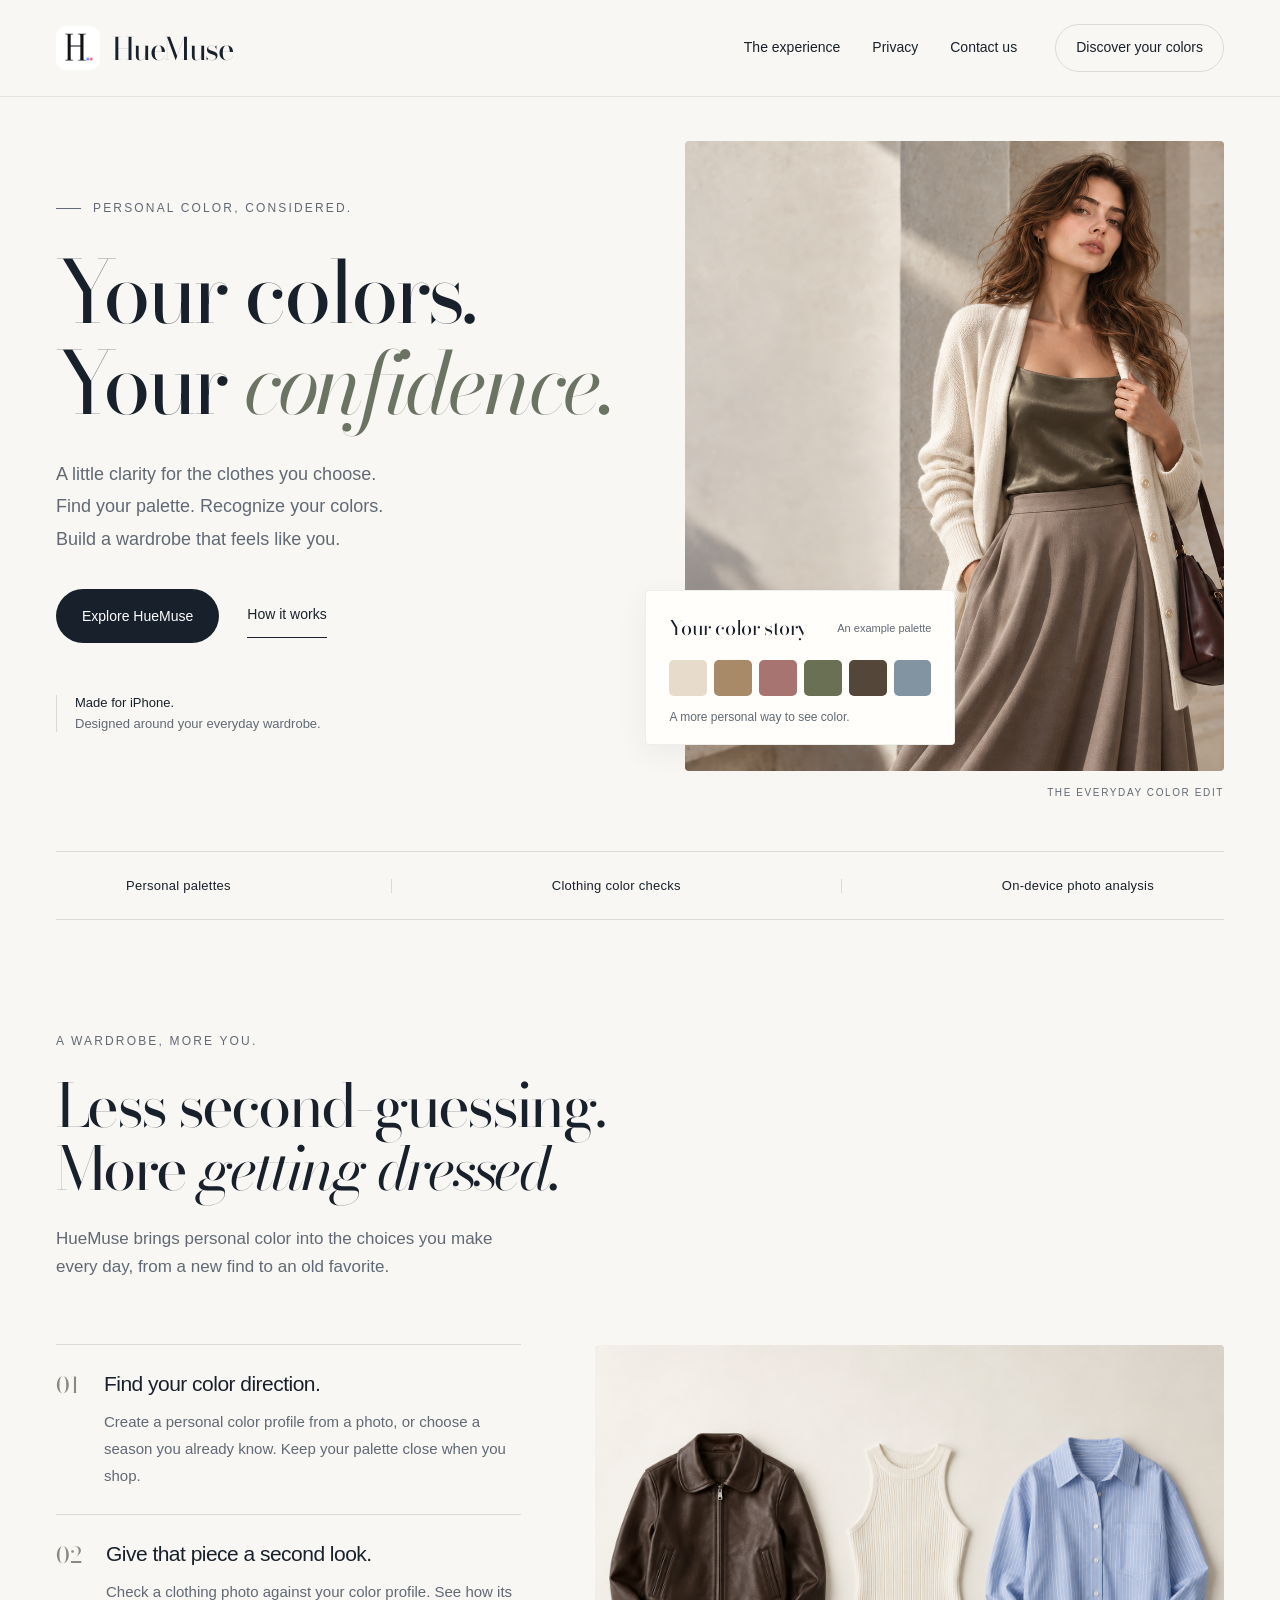
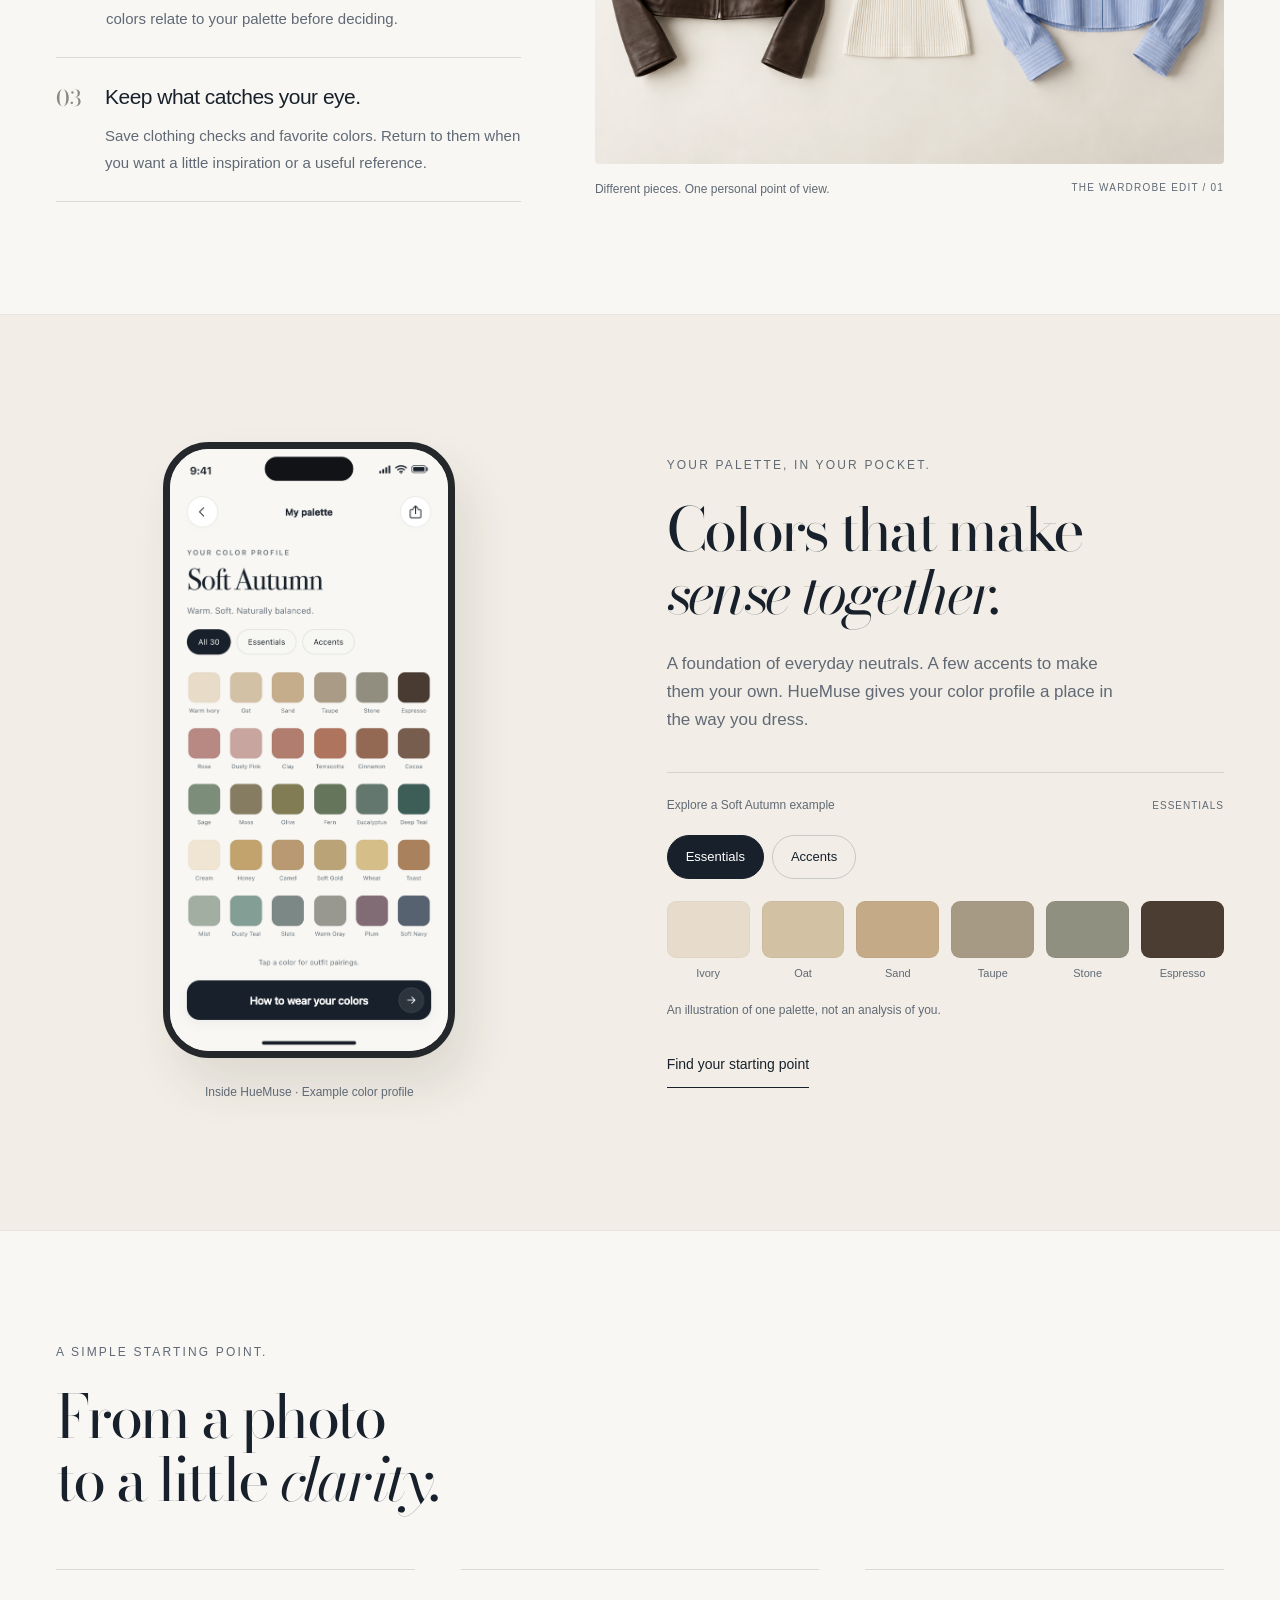
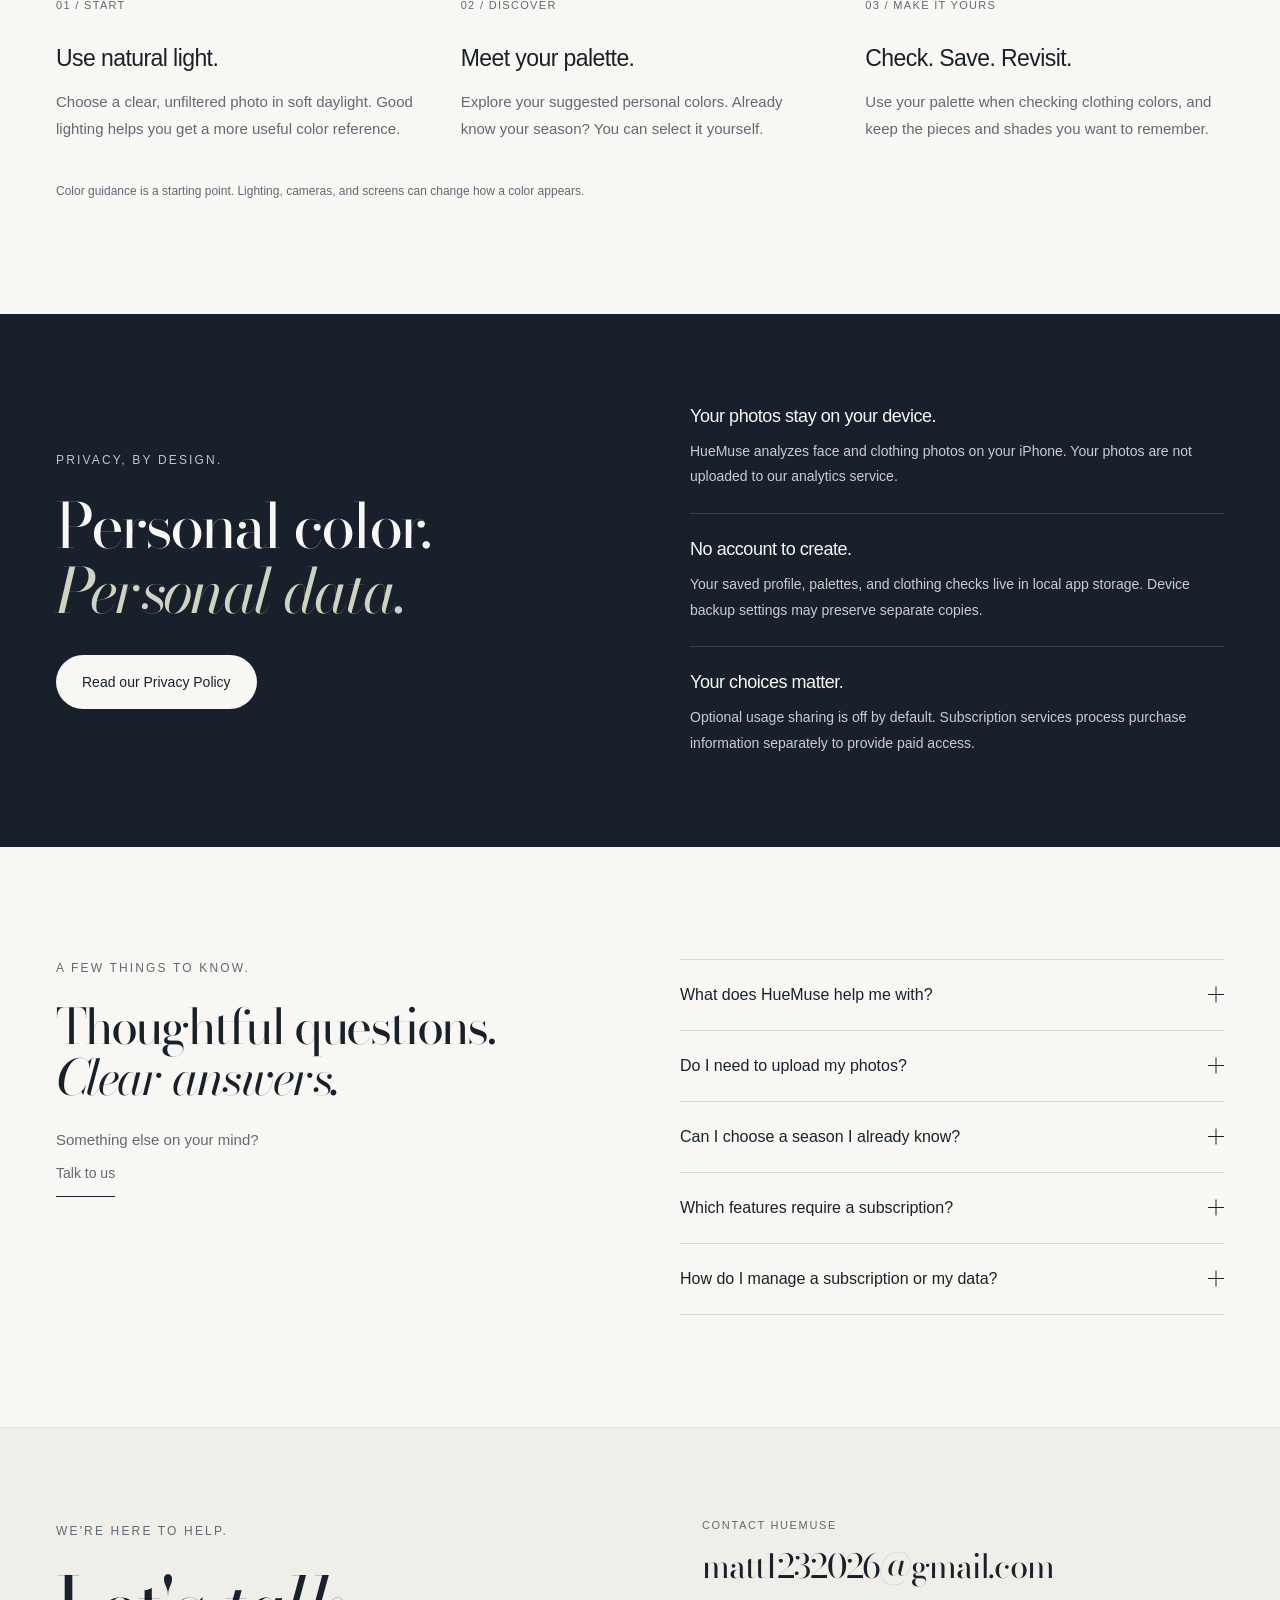
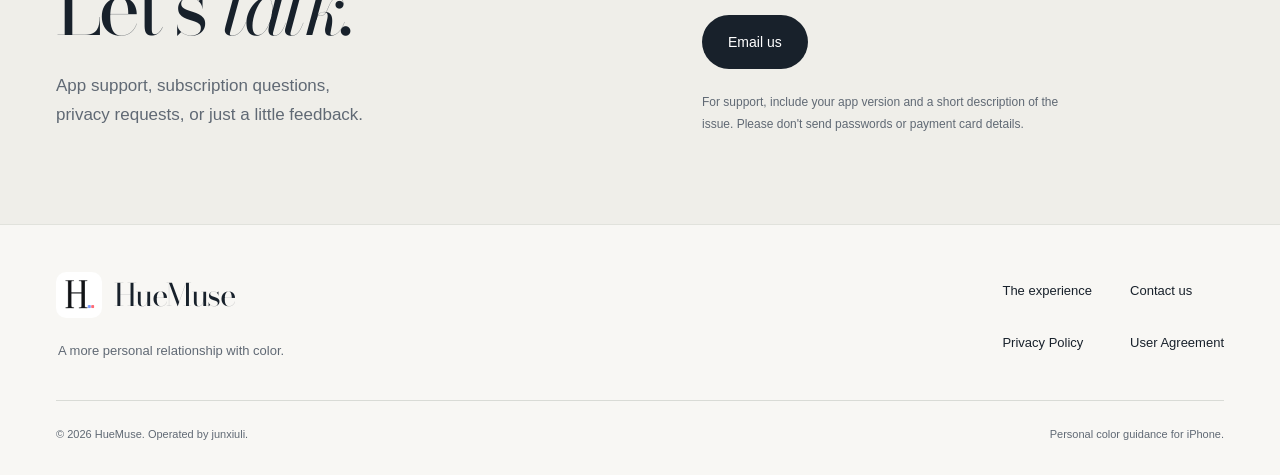
<file: index.html>
<!doctype html>
<html lang="en">
<head>
  <meta charset="utf-8">
  <meta name="viewport" content="width=device-width, initial-scale=1">
  <meta name="theme-color" content="#f8f7f4">
  <meta name="description" content="Meet HueMuse: personal color guidance for your everyday wardrobe. Discover your palette, check clothing colors, and keep the pieces you love. Made for iPhone.">
  <title>HueMuse — Your colors. Your confidence.</title>
  <link rel="canonical" href="https://lee271420-ship-it.github.io/huemuse-legal/">
  <link rel="icon" type="image/png" href="assets/huemuse-logo.png">
  <link rel="apple-touch-icon" href="assets/huemuse-logo.png">
  <link rel="stylesheet" href="home.css">
  <script src="home.js" defer></script>
</head>
<body>
<a class="skip-link" href="#main">Skip to content</a>
<header class="site-header">
  <div class="header-inner wrap">
    <a class="brand" href="./" aria-label="HueMuse home"><img src="assets/huemuse-logo.png" alt="" width="44" height="44"><span>HueMuse</span></a>
    <button class="menu-toggle" type="button" aria-expanded="false" aria-controls="main-navigation">Menu<span aria-hidden="true" class="menu-lines"></span></button>
    <nav id="main-navigation" aria-label="Main navigation">
      <a href="#experience">The experience</a><a href="privacy/">Privacy</a><a href="#contact">Contact us</a>
      <a class="nav-cta" href="#palette">Discover your colors</a>
    </nav>
  </div>
</header>
<main id="main">
  <section class="hero wrap" aria-labelledby="hero-title">
    <div class="hero-copy">
      <p class="eyebrow"><span class="small-line" aria-hidden="true"></span> Personal color, considered.</p>
      <h1 id="hero-title">Your colors.<br>Your <em>confidence.</em></h1>
      <p class="hero-intro">A little clarity for the clothes you choose.<br>Find your palette. Recognize your colors.<br>Build a wardrobe that feels like you.</p>
      <div class="hero-actions"><a class="button button-dark" href="#experience">Explore HueMuse</a><a class="text-link" href="#how-it-works">How it works</a></div>
      <div class="hero-note"><span class="note-rule" aria-hidden="true"></span><p>Made for iPhone.<br><span>Designed around your everyday wardrobe.</span></p></div>
    </div>
    <div class="hero-visual">
      <img class="hero-photo" src="assets/editorial-portrait.png" alt="Cream knitwear, soft olive silk, and warm neutral tailoring in natural light" width="1254" height="1254" fetchpriority="high">
      <div class="hero-palette"><div class="palette-card-heading"><span>Your color story</span><span class="palette-card-small">An example palette</span></div><div class="hero-swatches" aria-label="Example palette: ivory, camel, rose, olive, cocoa, and soft blue"><i style="--swatch:#E7DCCB"></i><i style="--swatch:#A88968"></i><i style="--swatch:#A87470"></i><i style="--swatch:#697054"></i><i style="--swatch:#55463A"></i><i style="--swatch:#8293A1"></i></div><p>A more personal way to see color.</p></div>
      <span class="visual-caption">THE EVERYDAY COLOR EDIT</span>
    </div>
  </section>
  <div class="principles wrap" aria-label="HueMuse essentials"><p>Personal palettes</p><span aria-hidden="true"></span><p>Clothing color checks</p><span aria-hidden="true"></span><p>On-device photo analysis</p></div>

  <section class="experience section wrap" id="experience" aria-labelledby="experience-title">
    <div class="section-heading"><p class="eyebrow">A wardrobe, more you.</p><h2 id="experience-title">Less second-guessing.<br>More <em>getting dressed.</em></h2><p>HueMuse brings personal color into the choices you make every day, from a new find to an old favorite.</p></div>
    <div class="experience-grid">
      <div class="feature-list">
        <article class="feature"><span class="feature-number">01</span><div><h3>Find your color direction.</h3><p>Create a personal color profile from a photo, or choose a season you already know. Keep your palette close when you shop.</p></div></article>
        <article class="feature"><span class="feature-number">02</span><div><h3>Give that piece a second look.</h3><p>Check a clothing photo against your color profile. See how its colors relate to your palette before deciding.</p></div></article>
        <article class="feature"><span class="feature-number">03</span><div><h3>Keep what catches your eye.</h3><p>Save clothing checks and favorite colors. Return to them when you want a little inspiration or a useful reference.</p></div></article>
      </div>
      <figure class="wardrobe-figure"><img src="assets/wardrobe.png" alt="An espresso leather jacket, an ivory ribbed tank, and a cloud blue striped shirt laid out together" width="1536" height="1024" loading="lazy"><figcaption><span>Different pieces. One personal point of view.</span><span>THE WARDROBE EDIT / 01</span></figcaption></figure>
    </div>
  </section>

  <section class="palette-section" id="palette" aria-labelledby="palette-title"><div class="palette-layout wrap section">
    <div class="phone-stage"><div class="phone-frame"><img src="assets/app-palette.png" alt="HueMuse palette screen showing the Soft Autumn example, with named essential and accent colors" width="1179" height="2556" loading="lazy"></div><p class="phone-caption">Inside HueMuse · Example color profile</p></div>
    <div class="palette-copy"><p class="eyebrow">Your palette, in your pocket.</p><h2 id="palette-title">Colors that make<br><em>sense together.</em></h2><p>A foundation of everyday neutrals. A few accents to make them your own. HueMuse gives your color profile a place in the way you dress.</p>
      <div class="palette-explorer"><div class="explorer-top"><span>Explore a Soft Autumn example</span><span class="palette-mode" id="palette-mode">Essentials</span></div><div class="palette-tabs" role="group" aria-label="Example palette colors"><button type="button" data-palette="essentials" aria-pressed="true">Essentials</button><button type="button" data-palette="accents" aria-pressed="false">Accents</button></div>
      <div class="sample-swatches" id="sample-swatches" aria-live="polite"></div><p class="sample-note">An illustration of one palette, not an analysis of you.</p></div>
      <a class="text-link" href="#how-it-works">Find your starting point</a>
    </div>
  </div></section>

  <section class="how-section section wrap" id="how-it-works" aria-labelledby="how-title"><div class="how-heading"><p class="eyebrow">A simple starting point.</p><h2 id="how-title">From a photo<br>to a little <em>clarity.</em></h2></div><div class="steps"><article><span class="step-number">01 / START</span><h3>Use natural light.</h3><p>Choose a clear, unfiltered photo in soft daylight. Good lighting helps you get a more useful color reference.</p></article><article><span class="step-number">02 / DISCOVER</span><h3>Meet your palette.</h3><p>Explore your suggested personal colors. Already know your season? You can select it yourself.</p></article><article><span class="step-number">03 / MAKE IT YOURS</span><h3>Check. Save. Revisit.</h3><p>Use your palette when checking clothing colors, and keep the pieces and shades you want to remember.</p></article></div><p class="guidance-note">Color guidance is a starting point. Lighting, cameras, and screens can change how a color appears.</p></section>

  <section class="privacy-section" aria-labelledby="privacy-title"><div class="privacy-inner wrap"><div><p class="eyebrow">Privacy, by design.</p><h2 id="privacy-title">Personal color.<br><em>Personal data.</em></h2><a class="button button-light" href="privacy/">Read our Privacy Policy</a></div><div class="privacy-facts"><article><h3>Your photos stay on your device.</h3><p>HueMuse analyzes face and clothing photos on your iPhone. Your photos are not uploaded to our analytics service.</p></article><article><h3>No account to create.</h3><p>Your saved profile, palettes, and clothing checks live in local app storage. Device backup settings may preserve separate copies.</p></article><article><h3>Your choices matter.</h3><p>Optional usage sharing is off by default. Subscription services process purchase information separately to provide paid access.</p></article></div></div></section>

  <section class="faq-section section wrap" aria-labelledby="faq-title"><div class="faq-heading"><p class="eyebrow">A few things to know.</p><h2 id="faq-title">Thoughtful questions.<br><em>Clear answers.</em></h2><p>Something else on your mind?<br><a class="text-link" href="#contact">Talk to us</a></p></div><div class="faq-list">
    <details><summary>What does HueMuse help me with?<span aria-hidden="true" class="plus"></span></summary><p>HueMuse helps you explore a personal color palette, compare clothing colors with your profile, and save colors and checks for later. It offers styling guidance, rather than a professional assessment or a guarantee of how an item will look.</p></details>
    <details><summary>Do I need to upload my photos?<span aria-hidden="true" class="plus"></span></summary><p>No. Face and clothing photo analysis runs on your device. HueMuse does not upload those photos to its analytics service. Images you independently export, share, or back up are handled by the destination or your device settings.</p></details>
    <details><summary>Can I choose a season I already know?<span aria-hidden="true" class="plus"></span></summary><p>Yes. You can manually choose your color season and use its palette as your reference. A manually chosen profile reflects your selection.</p></details>
    <details><summary>Which features require a subscription?<span aria-hidden="true" class="plus"></span></summary><p>Some introductory access is available without a subscription, including one personal clothing check. Additional checks and premium tools require membership. The app and App Store purchase screen show the current features, prices, billing periods, and renewal conditions before you buy.</p></details>
    <details><summary>How do I manage a subscription or my data?<span aria-hidden="true" class="plus"></span></summary><p>Manage or cancel billing in your Apple Account subscription settings. Use the app's privacy controls for local data and optional usage activity. Deleting photos, app data, or the app itself does not cancel a subscription. Read our <a href="terms/">User Agreement</a> and <a href="privacy/">Privacy Policy</a> for the complete details.</p></details>
  </div></section>

  <section class="contact-section" id="contact" aria-labelledby="contact-title"><div class="contact-inner wrap"><div><p class="eyebrow">We're here to help.</p><h2 id="contact-title">Let's <em>talk.</em></h2><p>App support, subscription questions,<br>privacy requests, or just a little feedback.</p></div><div class="contact-card"><p class="contact-label">CONTACT HUEMUSE</p><a class="contact-email" href="mailto:matt1232026@gmail.com">matt1232026@gmail.com</a><a class="button button-dark" href="mailto:matt1232026@gmail.com?subject=HueMuse%20support">Email us</a><p class="contact-note">For support, include your app version and a short description of the issue. Please don't send passwords or payment card details.</p></div></div></section>
</main>
<footer class="site-footer"><div class="footer-top wrap"><div><a class="brand footer-brand" href="./" aria-label="HueMuse home"><img src="assets/huemuse-logo.png" alt="" width="54" height="54"><span>HueMuse</span></a><p>A more personal relationship with color.</p></div><nav aria-label="Footer navigation"><a href="#experience">The experience</a><a href="#contact">Contact us</a><a href="privacy/">Privacy Policy</a><a href="terms/">User Agreement</a></nav></div><div class="footer-bottom wrap"><p>© 2026 HueMuse. Operated by junxiuli.</p><p>Personal color guidance for iPhone.</p></div></footer>
</body></html>
</file>
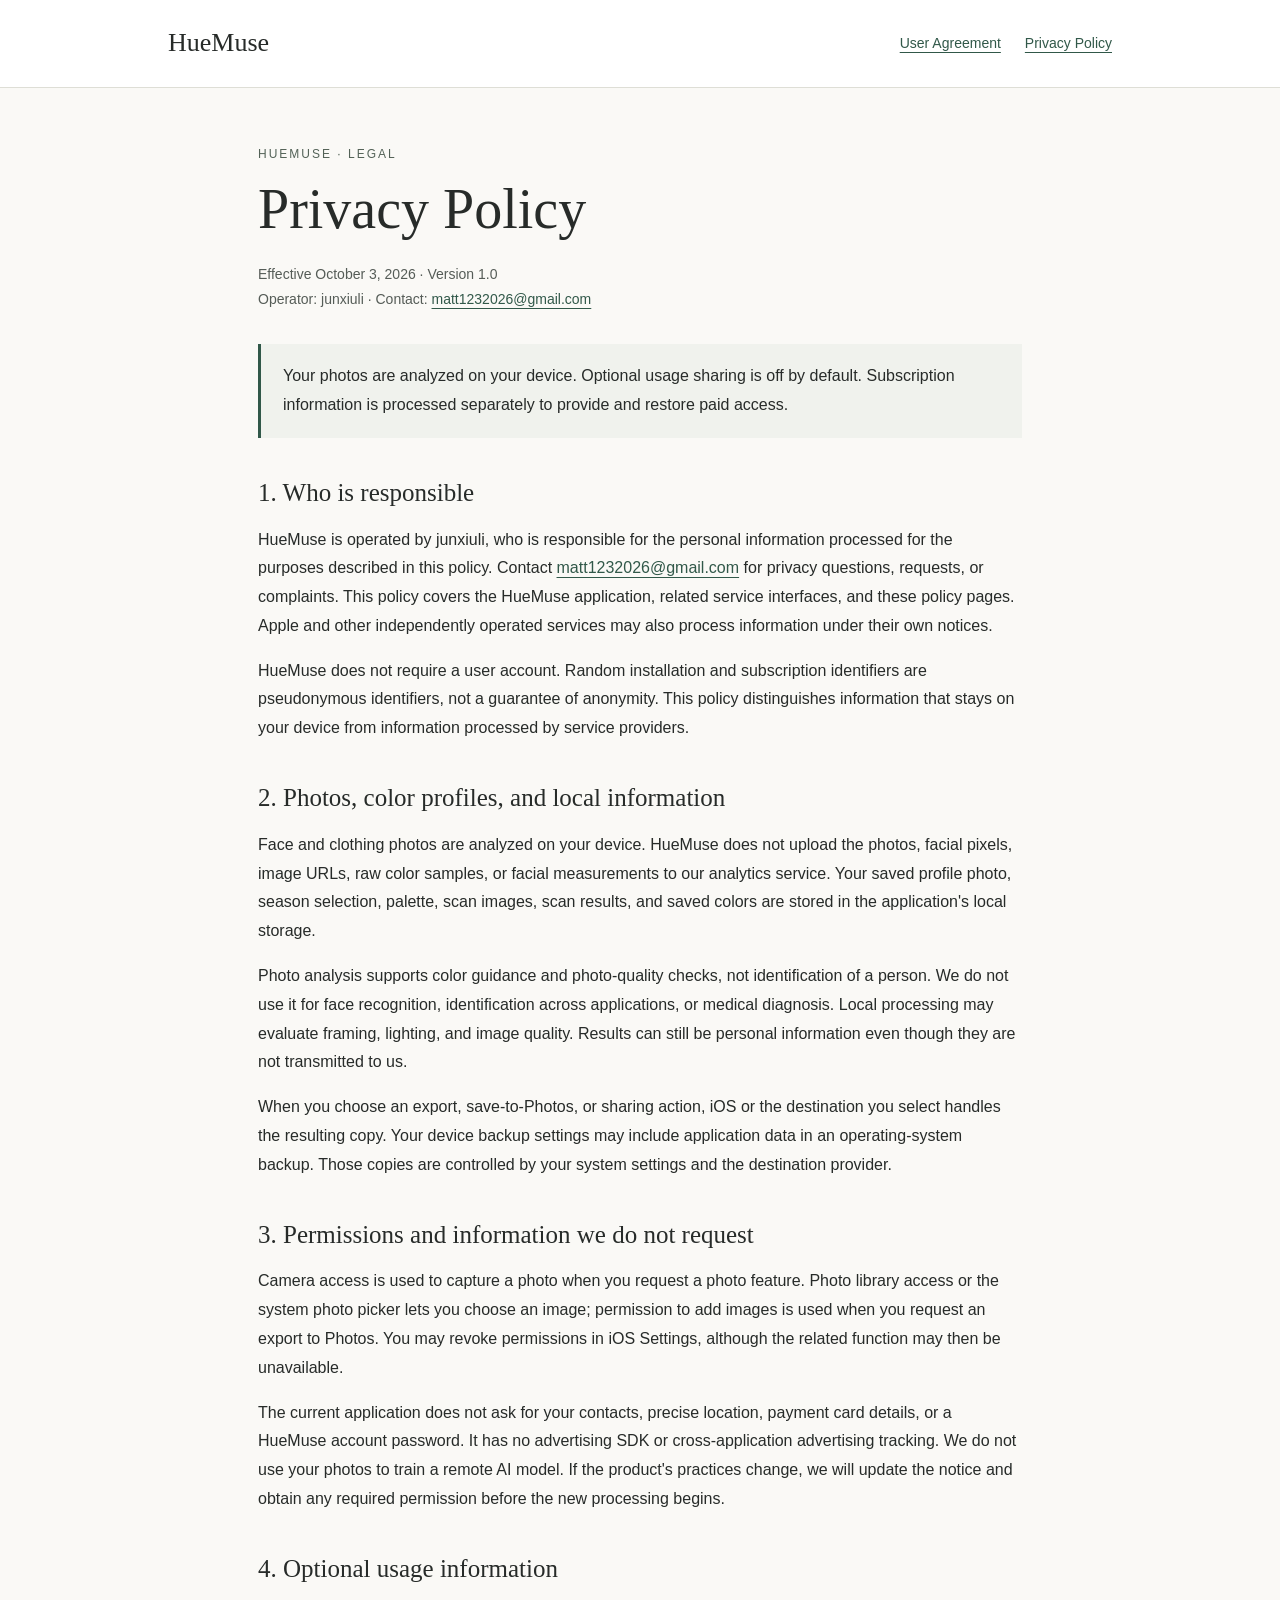
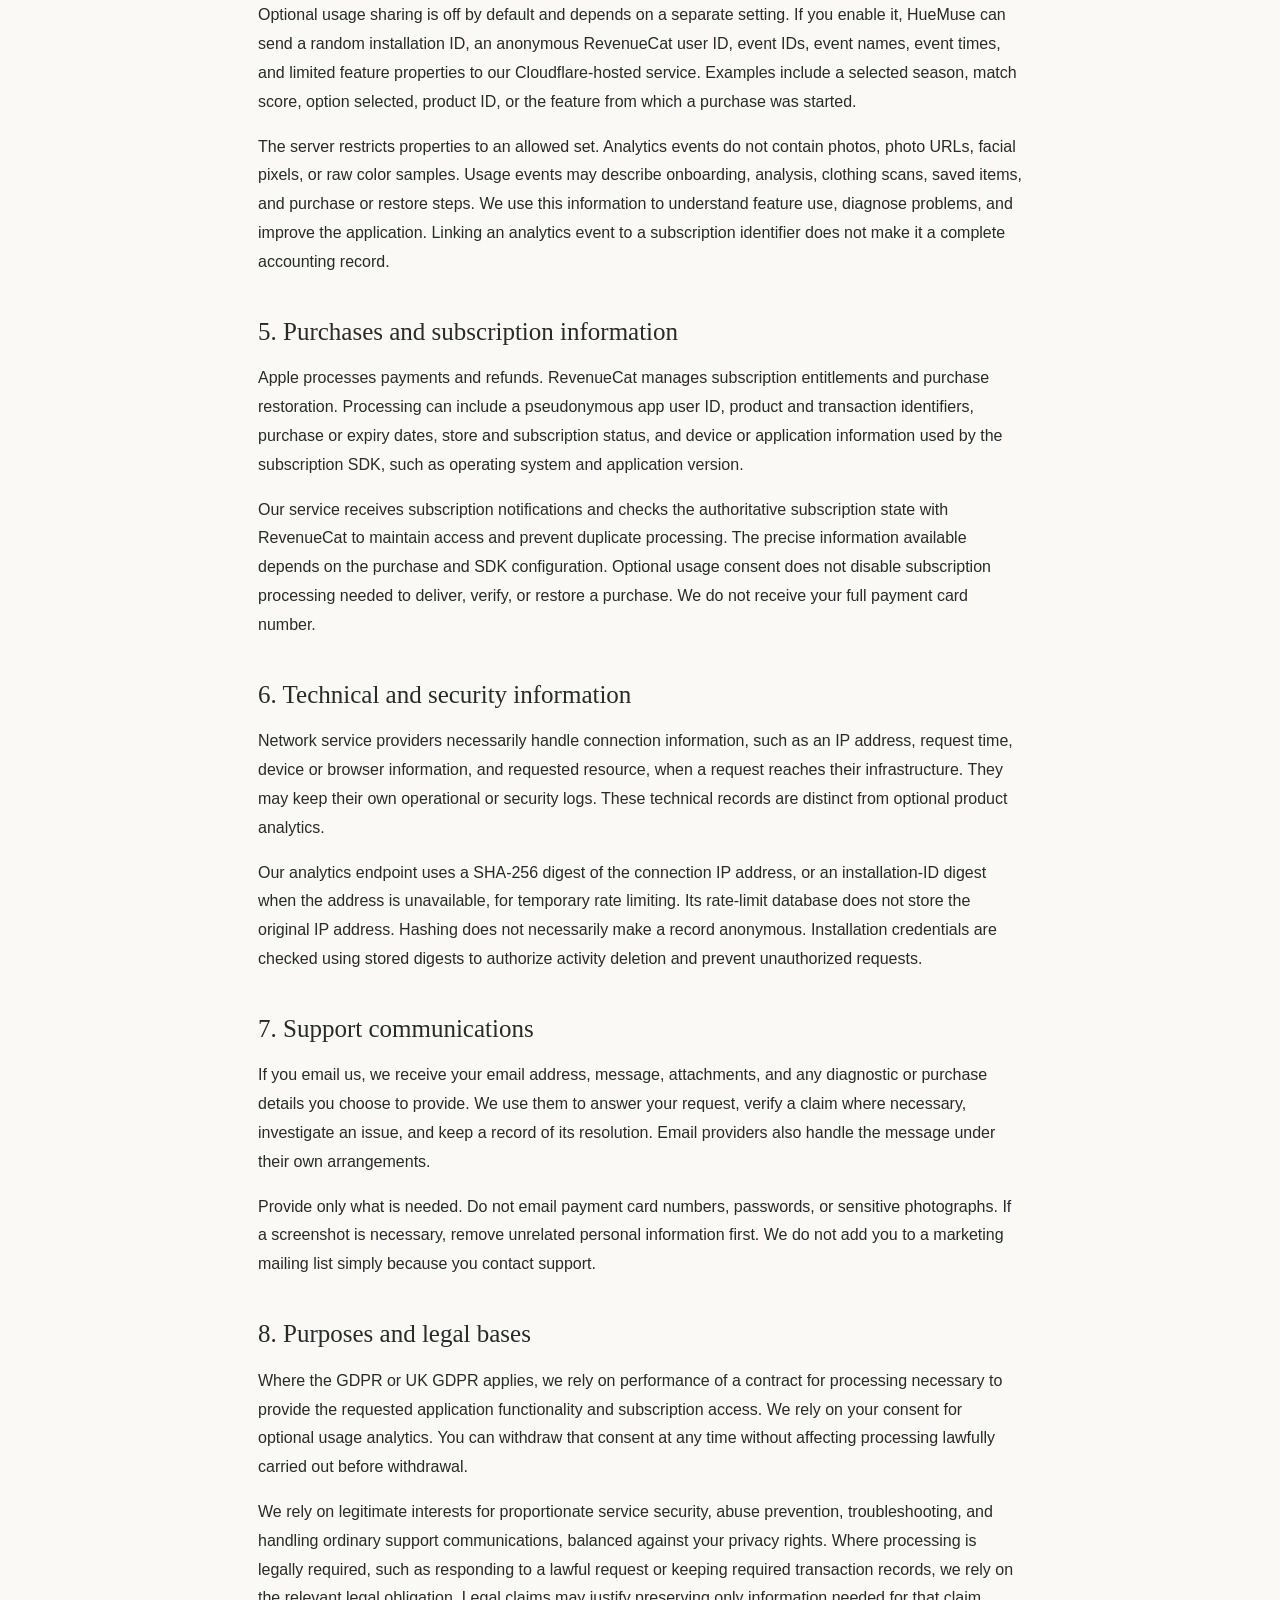
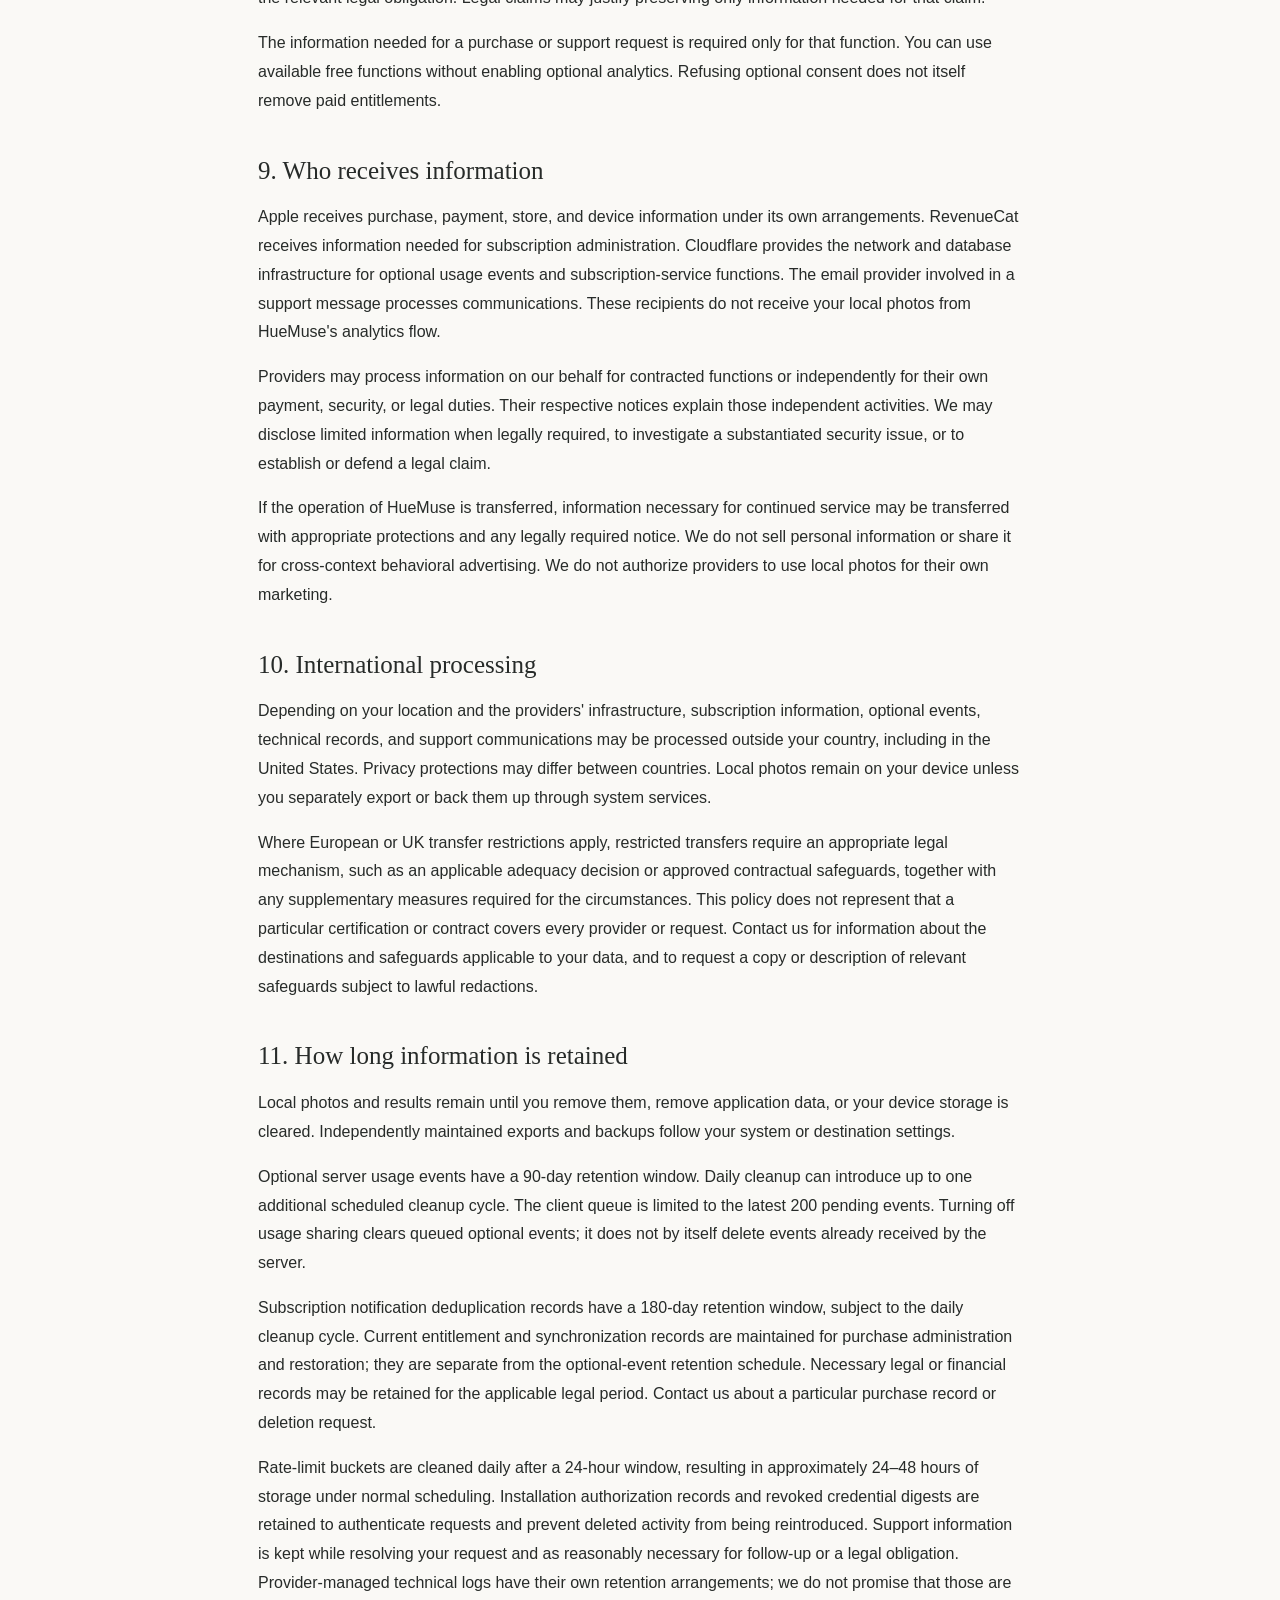
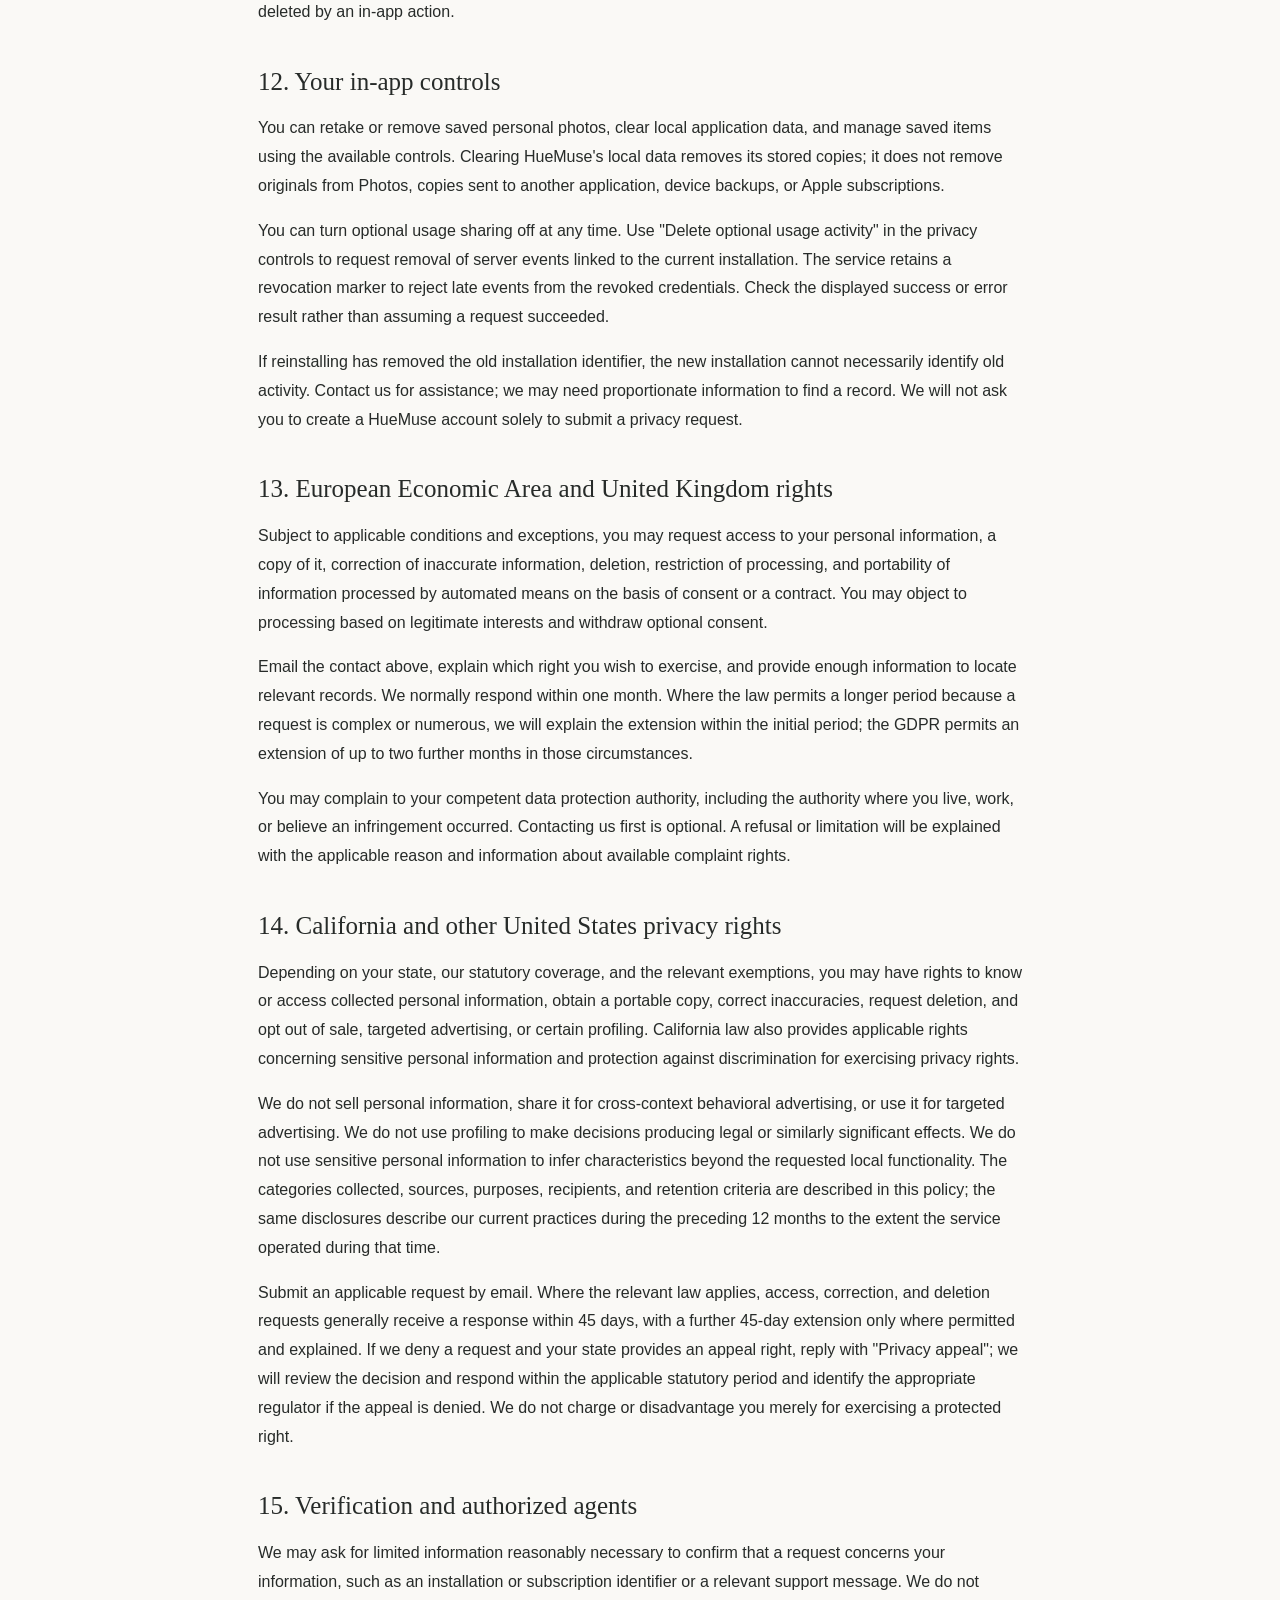
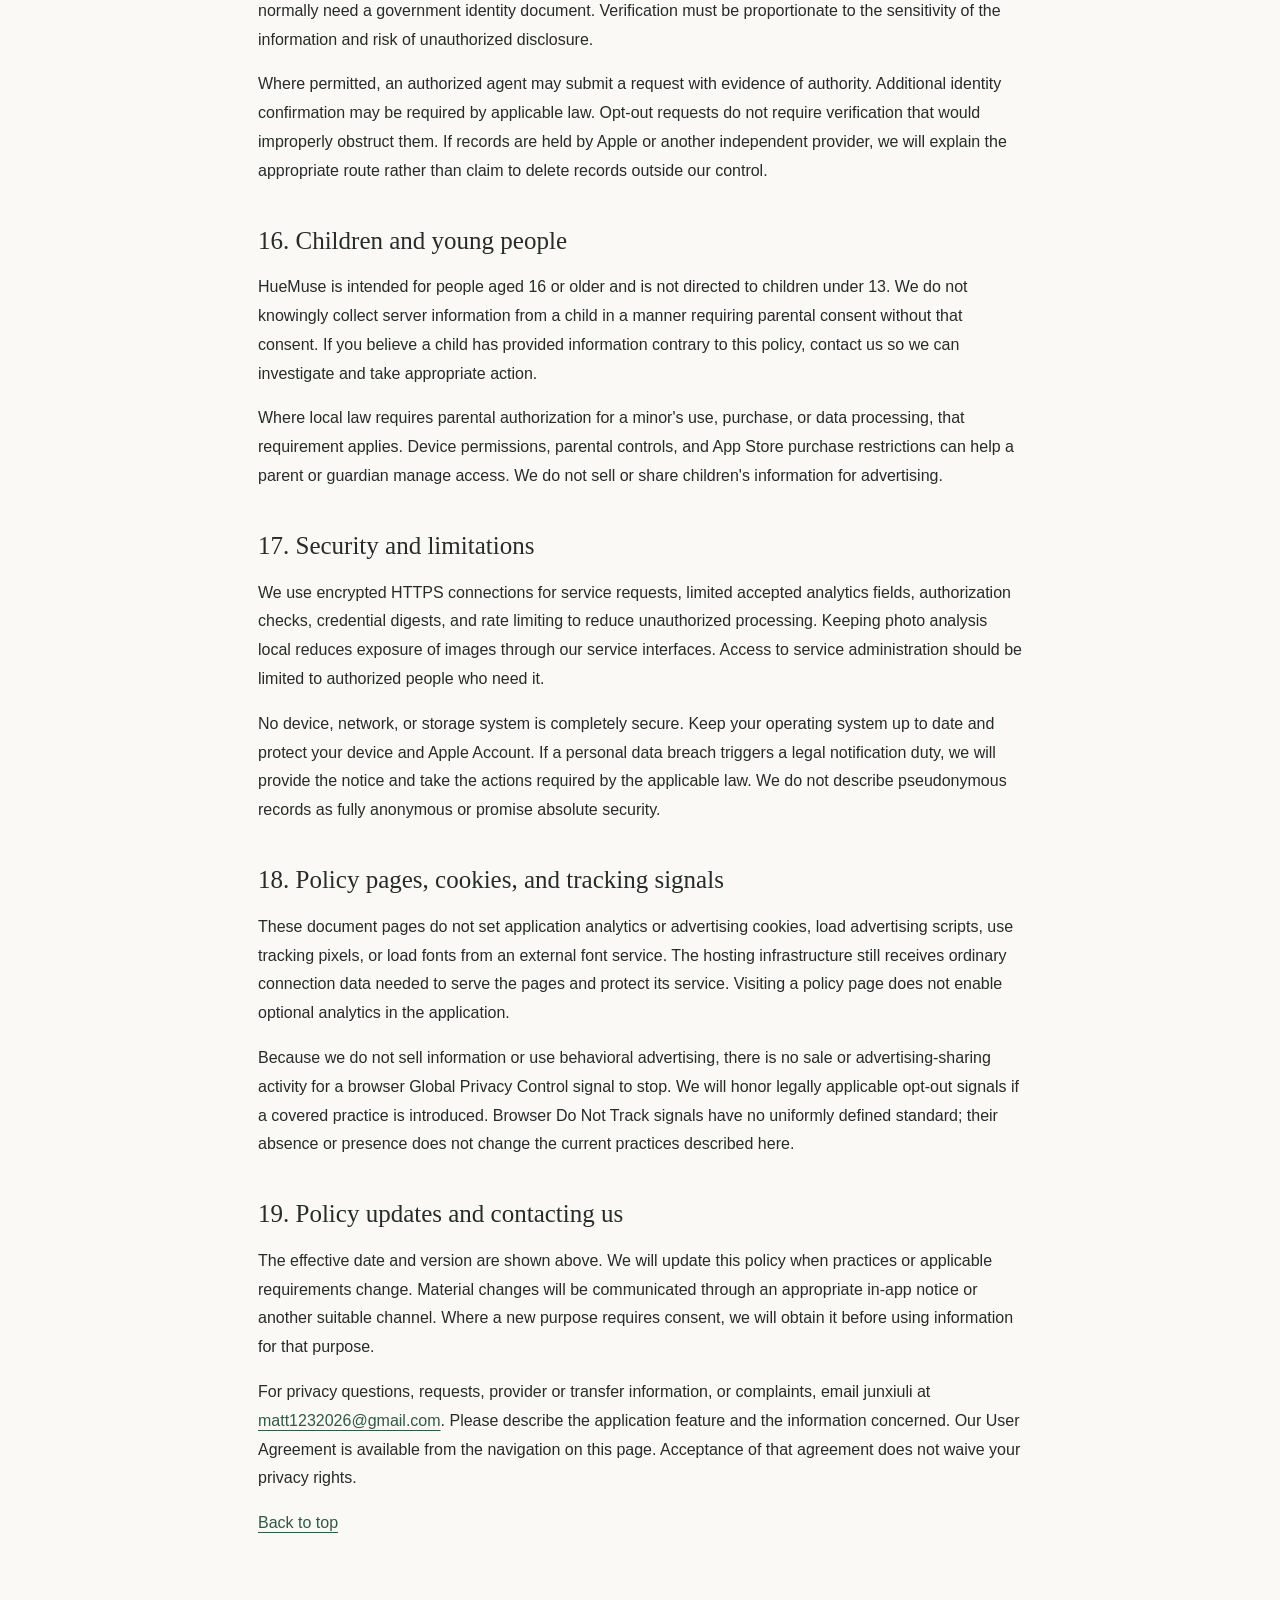
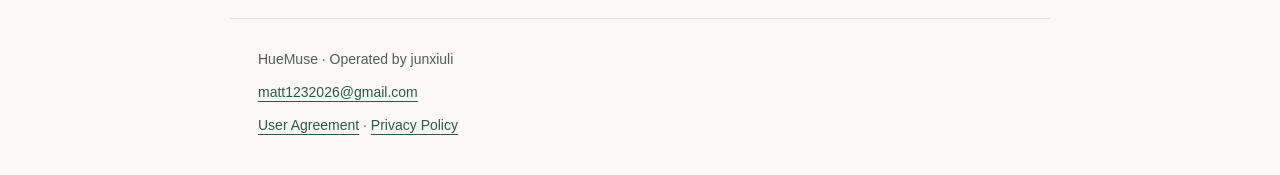
<file: privacy/index.html>
<!doctype html><html lang="en"><head><meta charset="utf-8"><meta name="viewport" content="width=device-width,initial-scale=1"><meta name="description" content="HueMuse Privacy Policy. Operated by junxiuli. Effective October 3, 2026."><meta name="referrer" content="no-referrer"><title>Privacy Policy · HueMuse</title><link rel="canonical" href="https://lee271420-ship-it.github.io/huemuse-legal/privacy/"><link rel="stylesheet" href="../style.css"></head><body><a class="skip" href="#document">Skip to document</a><header><div class="inner"><a class="brand" href="../">HueMuse</a><nav aria-label="Legal documents"><a href="../terms/" >User Agreement</a><a href="../privacy/" aria-current="page">Privacy Policy</a></nav></div></header><main id="document"><div class="eyebrow">HueMuse · Legal</div><h1>Privacy Policy</h1><p class="meta">Effective October 3, 2026 · Version 1.0<br>Operator: junxiuli · Contact: <a href="mailto:matt1232026@gmail.com">matt1232026@gmail.com</a></p><p class="summary">Your photos are analyzed on your device. Optional usage sharing is off by default. Subscription information is processed separately to provide and restore paid access.</p><section id="section-1" aria-labelledby="heading-1"><h2 id="heading-1">1. Who is responsible</h2><p>HueMuse is operated by junxiuli, who is responsible for the personal information processed for the purposes described in this policy. Contact <a href="mailto:matt1232026@gmail.com">matt1232026@gmail.com</a> for privacy questions, requests, or complaints. This policy covers the HueMuse application, related service interfaces, and these policy pages. Apple and other independently operated services may also process information under their own notices.</p><p>HueMuse does not require a user account. Random installation and subscription identifiers are pseudonymous identifiers, not a guarantee of anonymity. This policy distinguishes information that stays on your device from information processed by service providers.</p></section><section id="section-2" aria-labelledby="heading-2"><h2 id="heading-2">2. Photos, color profiles, and local information</h2><p>Face and clothing photos are analyzed on your device. HueMuse does not upload the photos, facial pixels, image URLs, raw color samples, or facial measurements to our analytics service. Your saved profile photo, season selection, palette, scan images, scan results, and saved colors are stored in the application&#x27;s local storage.</p><p>Photo analysis supports color guidance and photo-quality checks, not identification of a person. We do not use it for face recognition, identification across applications, or medical diagnosis. Local processing may evaluate framing, lighting, and image quality. Results can still be personal information even though they are not transmitted to us.</p><p>When you choose an export, save-to-Photos, or sharing action, iOS or the destination you select handles the resulting copy. Your device backup settings may include application data in an operating-system backup. Those copies are controlled by your system settings and the destination provider.</p></section><section id="section-3" aria-labelledby="heading-3"><h2 id="heading-3">3. Permissions and information we do not request</h2><p>Camera access is used to capture a photo when you request a photo feature. Photo library access or the system photo picker lets you choose an image; permission to add images is used when you request an export to Photos. You may revoke permissions in iOS Settings, although the related function may then be unavailable.</p><p>The current application does not ask for your contacts, precise location, payment card details, or a HueMuse account password. It has no advertising SDK or cross-application advertising tracking. We do not use your photos to train a remote AI model. If the product&#x27;s practices change, we will update the notice and obtain any required permission before the new processing begins.</p></section><section id="section-4" aria-labelledby="heading-4"><h2 id="heading-4">4. Optional usage information</h2><p>Optional usage sharing is off by default and depends on a separate setting. If you enable it, HueMuse can send a random installation ID, an anonymous RevenueCat user ID, event IDs, event names, event times, and limited feature properties to our Cloudflare-hosted service. Examples include a selected season, match score, option selected, product ID, or the feature from which a purchase was started.</p><p>The server restricts properties to an allowed set. Analytics events do not contain photos, photo URLs, facial pixels, or raw color samples. Usage events may describe onboarding, analysis, clothing scans, saved items, and purchase or restore steps. We use this information to understand feature use, diagnose problems, and improve the application. Linking an analytics event to a subscription identifier does not make it a complete accounting record.</p></section><section id="section-5" aria-labelledby="heading-5"><h2 id="heading-5">5. Purchases and subscription information</h2><p>Apple processes payments and refunds. RevenueCat manages subscription entitlements and purchase restoration. Processing can include a pseudonymous app user ID, product and transaction identifiers, purchase or expiry dates, store and subscription status, and device or application information used by the subscription SDK, such as operating system and application version.</p><p>Our service receives subscription notifications and checks the authoritative subscription state with RevenueCat to maintain access and prevent duplicate processing. The precise information available depends on the purchase and SDK configuration. Optional usage consent does not disable subscription processing needed to deliver, verify, or restore a purchase. We do not receive your full payment card number.</p></section><section id="section-6" aria-labelledby="heading-6"><h2 id="heading-6">6. Technical and security information</h2><p>Network service providers necessarily handle connection information, such as an IP address, request time, device or browser information, and requested resource, when a request reaches their infrastructure. They may keep their own operational or security logs. These technical records are distinct from optional product analytics.</p><p>Our analytics endpoint uses a SHA-256 digest of the connection IP address, or an installation-ID digest when the address is unavailable, for temporary rate limiting. Its rate-limit database does not store the original IP address. Hashing does not necessarily make a record anonymous. Installation credentials are checked using stored digests to authorize activity deletion and prevent unauthorized requests.</p></section><section id="section-7" aria-labelledby="heading-7"><h2 id="heading-7">7. Support communications</h2><p>If you email us, we receive your email address, message, attachments, and any diagnostic or purchase details you choose to provide. We use them to answer your request, verify a claim where necessary, investigate an issue, and keep a record of its resolution. Email providers also handle the message under their own arrangements.</p><p>Provide only what is needed. Do not email payment card numbers, passwords, or sensitive photographs. If a screenshot is necessary, remove unrelated personal information first. We do not add you to a marketing mailing list simply because you contact support.</p></section><section id="section-8" aria-labelledby="heading-8"><h2 id="heading-8">8. Purposes and legal bases</h2><p>Where the GDPR or UK GDPR applies, we rely on performance of a contract for processing necessary to provide the requested application functionality and subscription access. We rely on your consent for optional usage analytics. You can withdraw that consent at any time without affecting processing lawfully carried out before withdrawal.</p><p>We rely on legitimate interests for proportionate service security, abuse prevention, troubleshooting, and handling ordinary support communications, balanced against your privacy rights. Where processing is legally required, such as responding to a lawful request or keeping required transaction records, we rely on the relevant legal obligation. Legal claims may justify preserving only information needed for that claim.</p><p>The information needed for a purchase or support request is required only for that function. You can use available free functions without enabling optional analytics. Refusing optional consent does not itself remove paid entitlements.</p></section><section id="section-9" aria-labelledby="heading-9"><h2 id="heading-9">9. Who receives information</h2><p>Apple receives purchase, payment, store, and device information under its own arrangements. RevenueCat receives information needed for subscription administration. Cloudflare provides the network and database infrastructure for optional usage events and subscription-service functions. The email provider involved in a support message processes communications. These recipients do not receive your local photos from HueMuse&#x27;s analytics flow.</p><p>Providers may process information on our behalf for contracted functions or independently for their own payment, security, or legal duties. Their respective notices explain those independent activities. We may disclose limited information when legally required, to investigate a substantiated security issue, or to establish or defend a legal claim.</p><p>If the operation of HueMuse is transferred, information necessary for continued service may be transferred with appropriate protections and any legally required notice. We do not sell personal information or share it for cross-context behavioral advertising. We do not authorize providers to use local photos for their own marketing.</p></section><section id="section-10" aria-labelledby="heading-10"><h2 id="heading-10">10. International processing</h2><p>Depending on your location and the providers&#x27; infrastructure, subscription information, optional events, technical records, and support communications may be processed outside your country, including in the United States. Privacy protections may differ between countries. Local photos remain on your device unless you separately export or back them up through system services.</p><p>Where European or UK transfer restrictions apply, restricted transfers require an appropriate legal mechanism, such as an applicable adequacy decision or approved contractual safeguards, together with any supplementary measures required for the circumstances. This policy does not represent that a particular certification or contract covers every provider or request. Contact us for information about the destinations and safeguards applicable to your data, and to request a copy or description of relevant safeguards subject to lawful redactions.</p></section><section id="section-11" aria-labelledby="heading-11"><h2 id="heading-11">11. How long information is retained</h2><p>Local photos and results remain until you remove them, remove application data, or your device storage is cleared. Independently maintained exports and backups follow your system or destination settings.</p><p>Optional server usage events have a 90-day retention window. Daily cleanup can introduce up to one additional scheduled cleanup cycle. The client queue is limited to the latest 200 pending events. Turning off usage sharing clears queued optional events; it does not by itself delete events already received by the server.</p><p>Subscription notification deduplication records have a 180-day retention window, subject to the daily cleanup cycle. Current entitlement and synchronization records are maintained for purchase administration and restoration; they are separate from the optional-event retention schedule. Necessary legal or financial records may be retained for the applicable legal period. Contact us about a particular purchase record or deletion request.</p><p>Rate-limit buckets are cleaned daily after a 24-hour window, resulting in approximately 24–48 hours of storage under normal scheduling. Installation authorization records and revoked credential digests are retained to authenticate requests and prevent deleted activity from being reintroduced. Support information is kept while resolving your request and as reasonably necessary for follow-up or a legal obligation. Provider-managed technical logs have their own retention arrangements; we do not promise that those are deleted by an in-app action.</p></section><section id="section-12" aria-labelledby="heading-12"><h2 id="heading-12">12. Your in-app controls</h2><p>You can retake or remove saved personal photos, clear local application data, and manage saved items using the available controls. Clearing HueMuse&#x27;s local data removes its stored copies; it does not remove originals from Photos, copies sent to another application, device backups, or Apple subscriptions.</p><p>You can turn optional usage sharing off at any time. Use &quot;Delete optional usage activity&quot; in the privacy controls to request removal of server events linked to the current installation. The service retains a revocation marker to reject late events from the revoked credentials. Check the displayed success or error result rather than assuming a request succeeded.</p><p>If reinstalling has removed the old installation identifier, the new installation cannot necessarily identify old activity. Contact us for assistance; we may need proportionate information to find a record. We will not ask you to create a HueMuse account solely to submit a privacy request.</p></section><section id="section-13" aria-labelledby="heading-13"><h2 id="heading-13">13. European Economic Area and United Kingdom rights</h2><p>Subject to applicable conditions and exceptions, you may request access to your personal information, a copy of it, correction of inaccurate information, deletion, restriction of processing, and portability of information processed by automated means on the basis of consent or a contract. You may object to processing based on legitimate interests and withdraw optional consent.</p><p>Email the contact above, explain which right you wish to exercise, and provide enough information to locate relevant records. We normally respond within one month. Where the law permits a longer period because a request is complex or numerous, we will explain the extension within the initial period; the GDPR permits an extension of up to two further months in those circumstances.</p><p>You may complain to your competent data protection authority, including the authority where you live, work, or believe an infringement occurred. Contacting us first is optional. A refusal or limitation will be explained with the applicable reason and information about available complaint rights.</p></section><section id="section-14" aria-labelledby="heading-14"><h2 id="heading-14">14. California and other United States privacy rights</h2><p>Depending on your state, our statutory coverage, and the relevant exemptions, you may have rights to know or access collected personal information, obtain a portable copy, correct inaccuracies, request deletion, and opt out of sale, targeted advertising, or certain profiling. California law also provides applicable rights concerning sensitive personal information and protection against discrimination for exercising privacy rights.</p><p>We do not sell personal information, share it for cross-context behavioral advertising, or use it for targeted advertising. We do not use profiling to make decisions producing legal or similarly significant effects. We do not use sensitive personal information to infer characteristics beyond the requested local functionality. The categories collected, sources, purposes, recipients, and retention criteria are described in this policy; the same disclosures describe our current practices during the preceding 12 months to the extent the service operated during that time.</p><p>Submit an applicable request by email. Where the relevant law applies, access, correction, and deletion requests generally receive a response within 45 days, with a further 45-day extension only where permitted and explained. If we deny a request and your state provides an appeal right, reply with &quot;Privacy appeal&quot;; we will review the decision and respond within the applicable statutory period and identify the appropriate regulator if the appeal is denied. We do not charge or disadvantage you merely for exercising a protected right.</p></section><section id="section-15" aria-labelledby="heading-15"><h2 id="heading-15">15. Verification and authorized agents</h2><p>We may ask for limited information reasonably necessary to confirm that a request concerns your information, such as an installation or subscription identifier or a relevant support message. We do not normally need a government identity document. Verification must be proportionate to the sensitivity of the information and risk of unauthorized disclosure.</p><p>Where permitted, an authorized agent may submit a request with evidence of authority. Additional identity confirmation may be required by applicable law. Opt-out requests do not require verification that would improperly obstruct them. If records are held by Apple or another independent provider, we will explain the appropriate route rather than claim to delete records outside our control.</p></section><section id="section-16" aria-labelledby="heading-16"><h2 id="heading-16">16. Children and young people</h2><p>HueMuse is intended for people aged 16 or older and is not directed to children under 13. We do not knowingly collect server information from a child in a manner requiring parental consent without that consent. If you believe a child has provided information contrary to this policy, contact us so we can investigate and take appropriate action.</p><p>Where local law requires parental authorization for a minor&#x27;s use, purchase, or data processing, that requirement applies. Device permissions, parental controls, and App Store purchase restrictions can help a parent or guardian manage access. We do not sell or share children&#x27;s information for advertising.</p></section><section id="section-17" aria-labelledby="heading-17"><h2 id="heading-17">17. Security and limitations</h2><p>We use encrypted HTTPS connections for service requests, limited accepted analytics fields, authorization checks, credential digests, and rate limiting to reduce unauthorized processing. Keeping photo analysis local reduces exposure of images through our service interfaces. Access to service administration should be limited to authorized people who need it.</p><p>No device, network, or storage system is completely secure. Keep your operating system up to date and protect your device and Apple Account. If a personal data breach triggers a legal notification duty, we will provide the notice and take the actions required by the applicable law. We do not describe pseudonymous records as fully anonymous or promise absolute security.</p></section><section id="section-18" aria-labelledby="heading-18"><h2 id="heading-18">18. Policy pages, cookies, and tracking signals</h2><p>These document pages do not set application analytics or advertising cookies, load advertising scripts, use tracking pixels, or load fonts from an external font service. The hosting infrastructure still receives ordinary connection data needed to serve the pages and protect its service. Visiting a policy page does not enable optional analytics in the application.</p><p>Because we do not sell information or use behavioral advertising, there is no sale or advertising-sharing activity for a browser Global Privacy Control signal to stop. We will honor legally applicable opt-out signals if a covered practice is introduced. Browser Do Not Track signals have no uniformly defined standard; their absence or presence does not change the current practices described here.</p></section><section id="section-19" aria-labelledby="heading-19"><h2 id="heading-19">19. Policy updates and contacting us</h2><p>The effective date and version are shown above. We will update this policy when practices or applicable requirements change. Material changes will be communicated through an appropriate in-app notice or another suitable channel. Where a new purpose requires consent, we will obtain it before using information for that purpose.</p><p>For privacy questions, requests, provider or transfer information, or complaints, email junxiuli at <a href="mailto:matt1232026@gmail.com">matt1232026@gmail.com</a>. Please describe the application feature and the information concerned. Our User Agreement is available from the navigation on this page. Acceptance of that agreement does not waive your privacy rights.</p></section><p><a href="#document">Back to top</a></p></main><footer><p>HueMuse · Operated by junxiuli</p><p><a href="mailto:matt1232026@gmail.com">matt1232026@gmail.com</a></p><p><a href="../terms/">User Agreement</a> · <a href="../privacy/">Privacy Policy</a></p></footer></body></html>
</file>
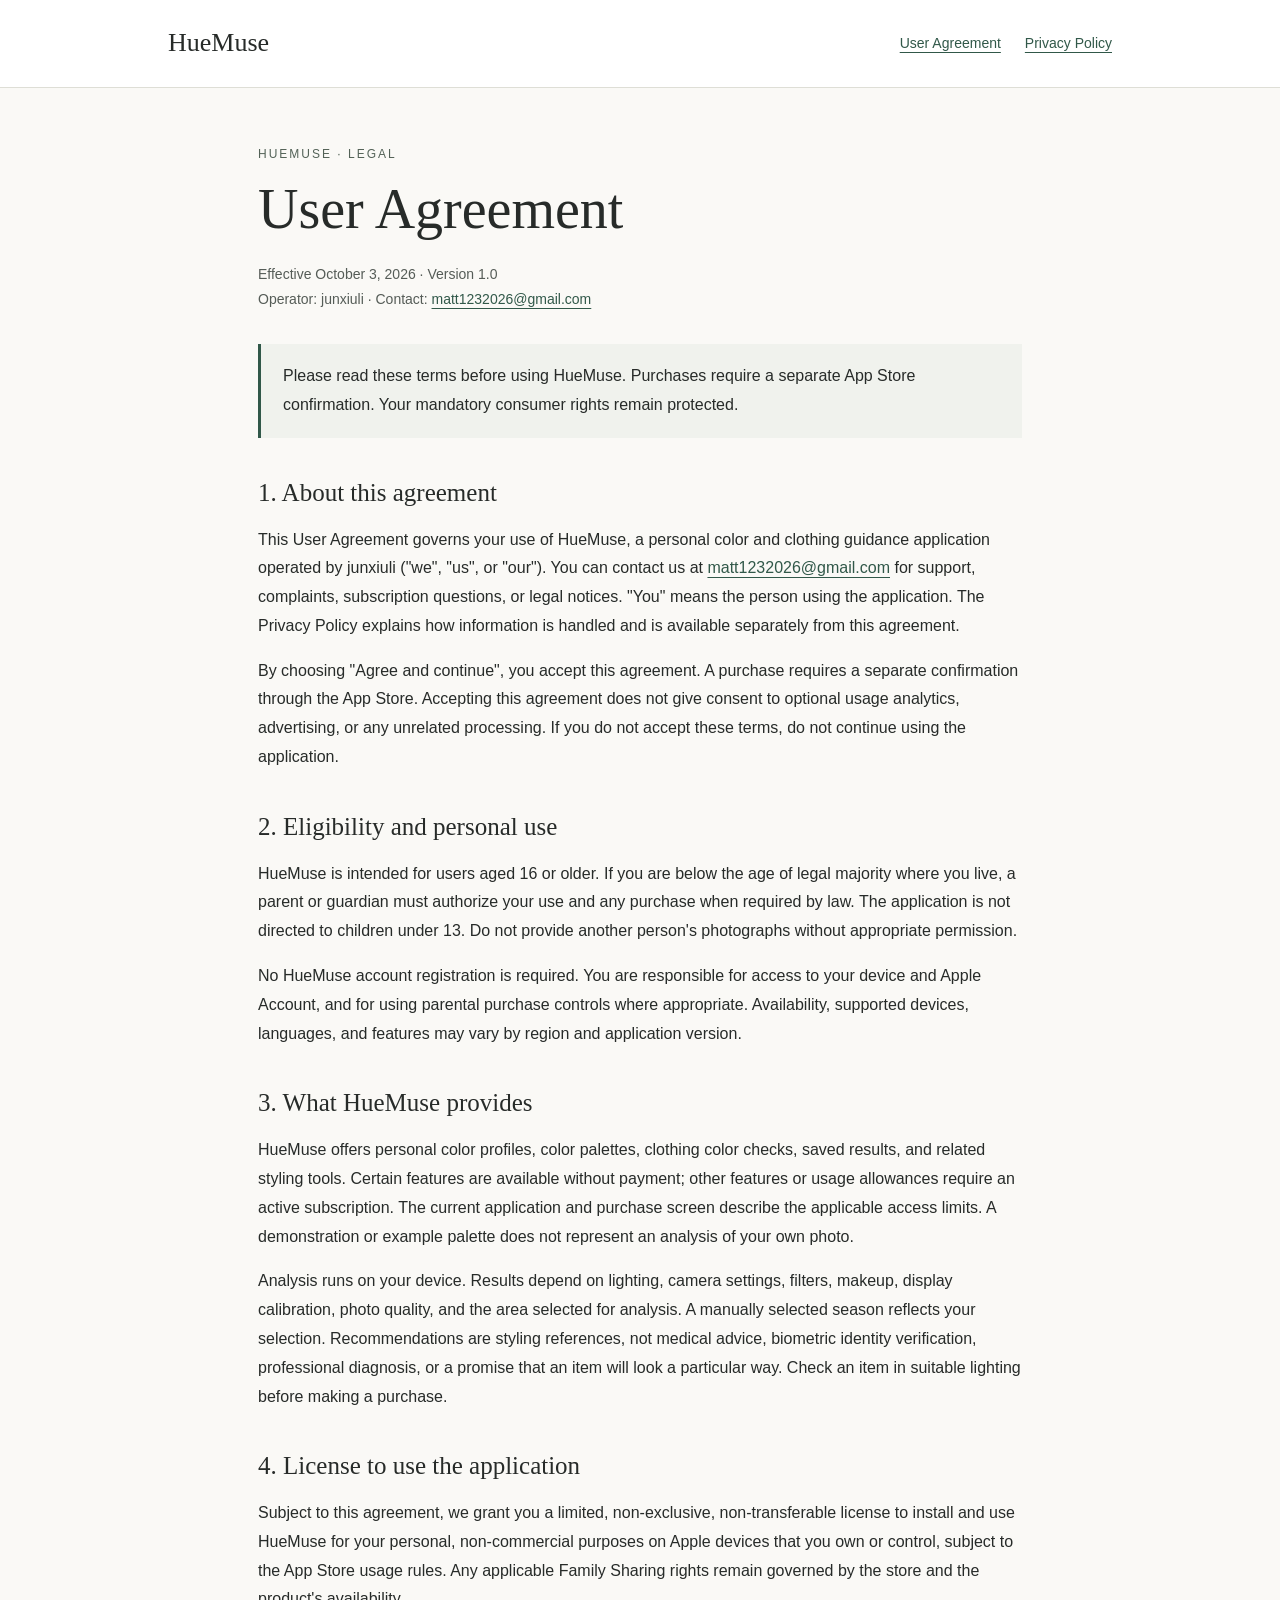
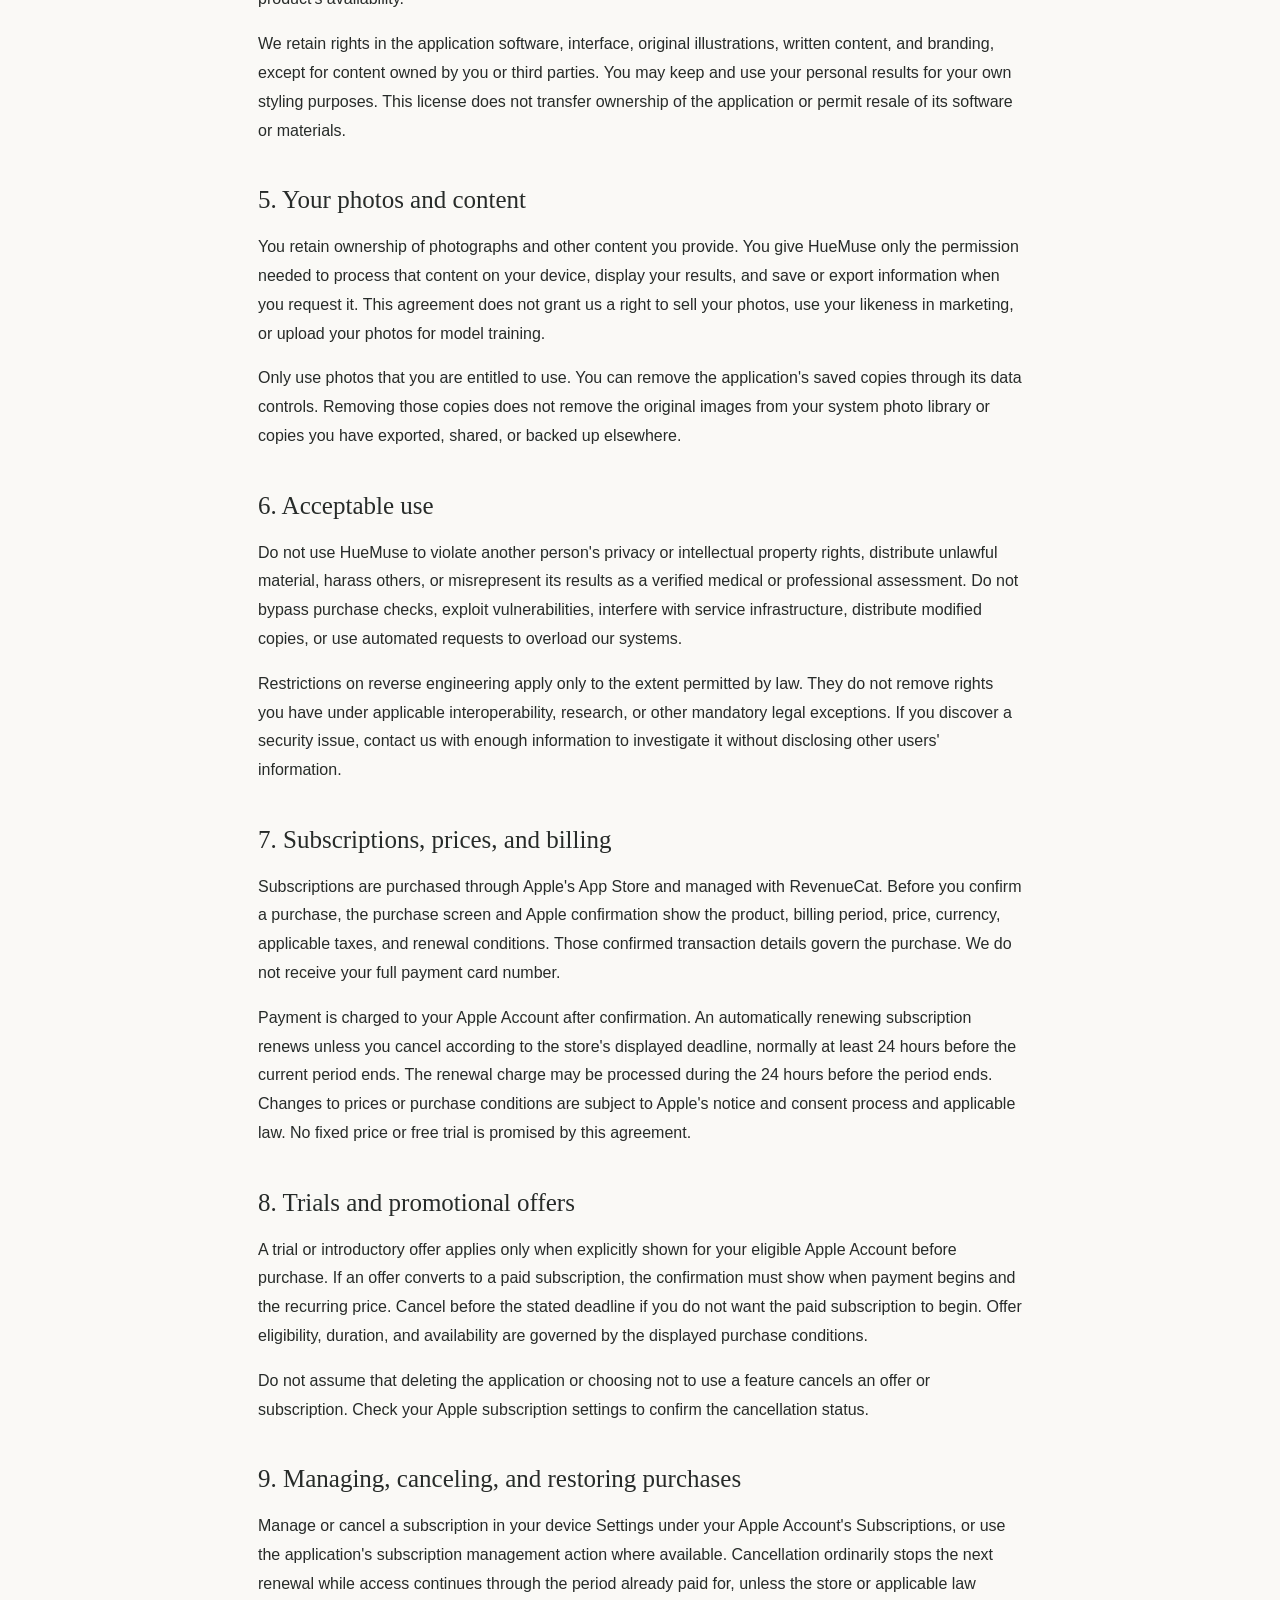
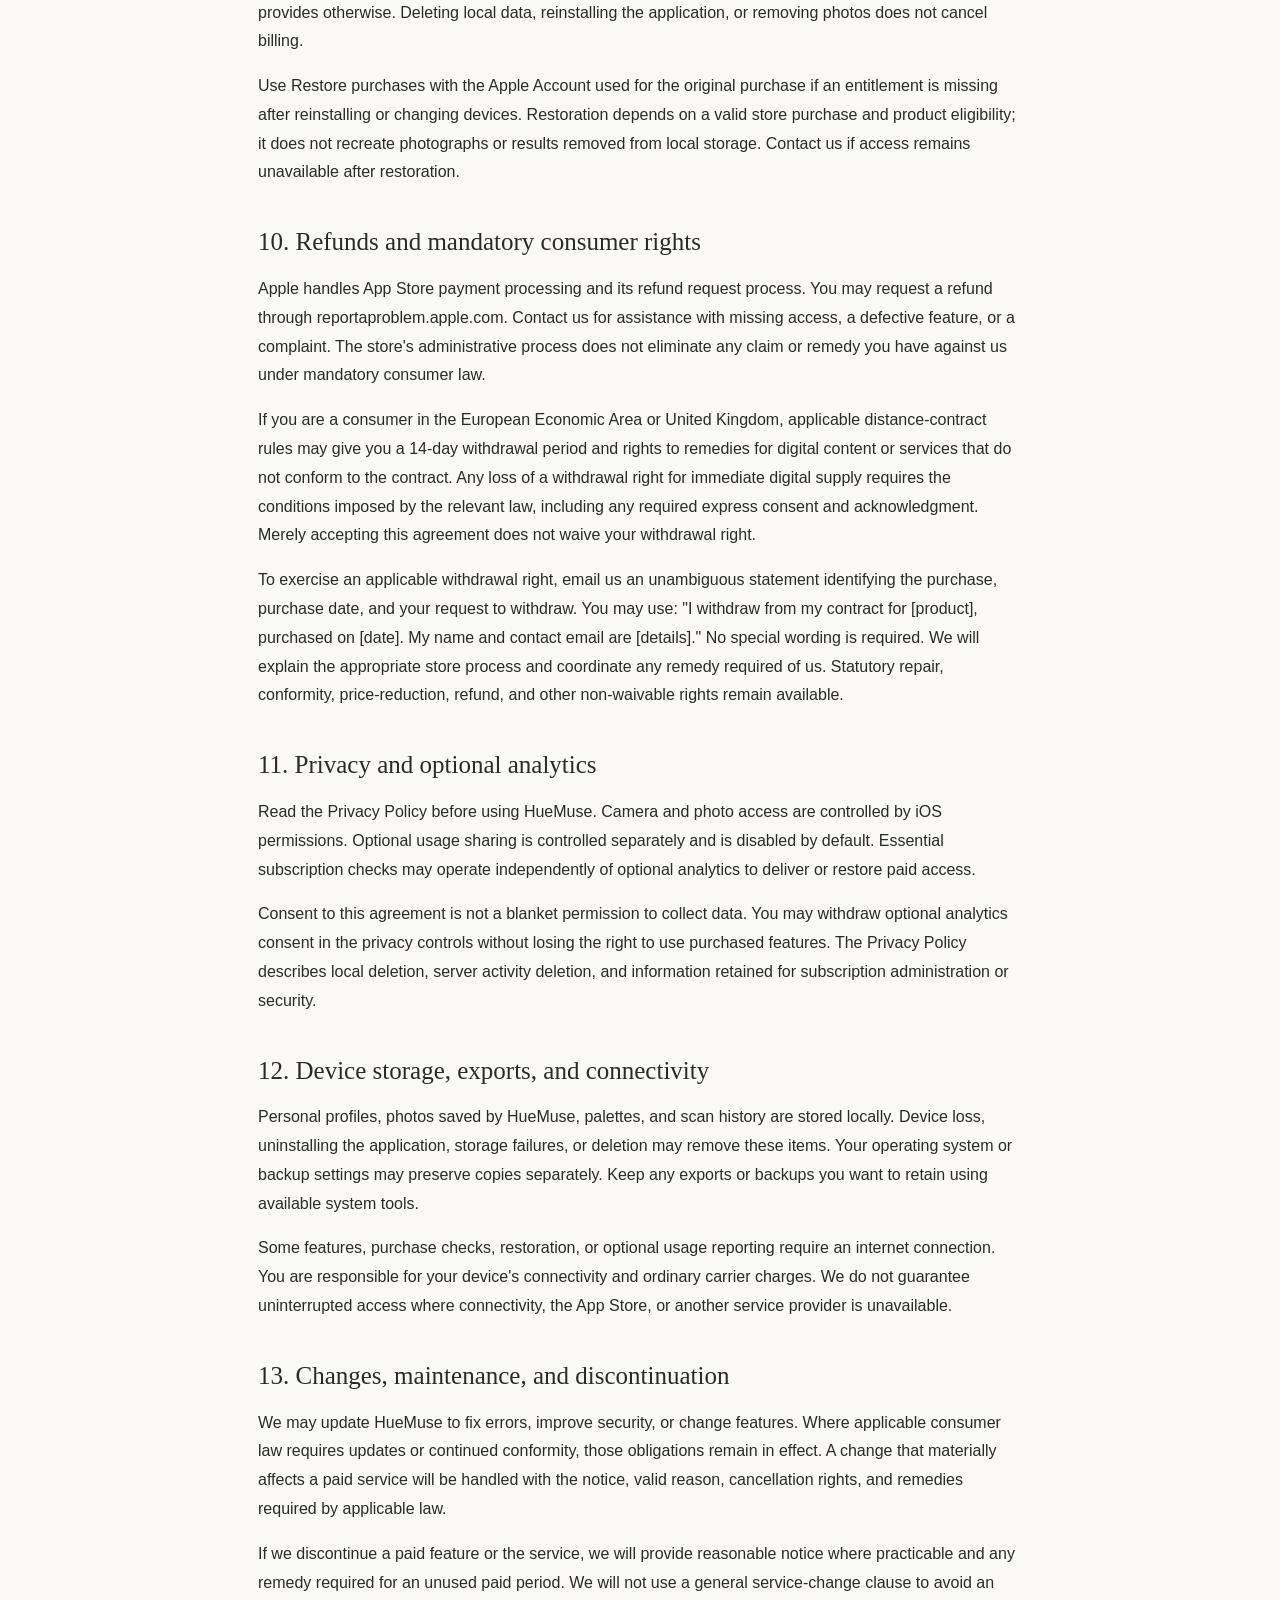
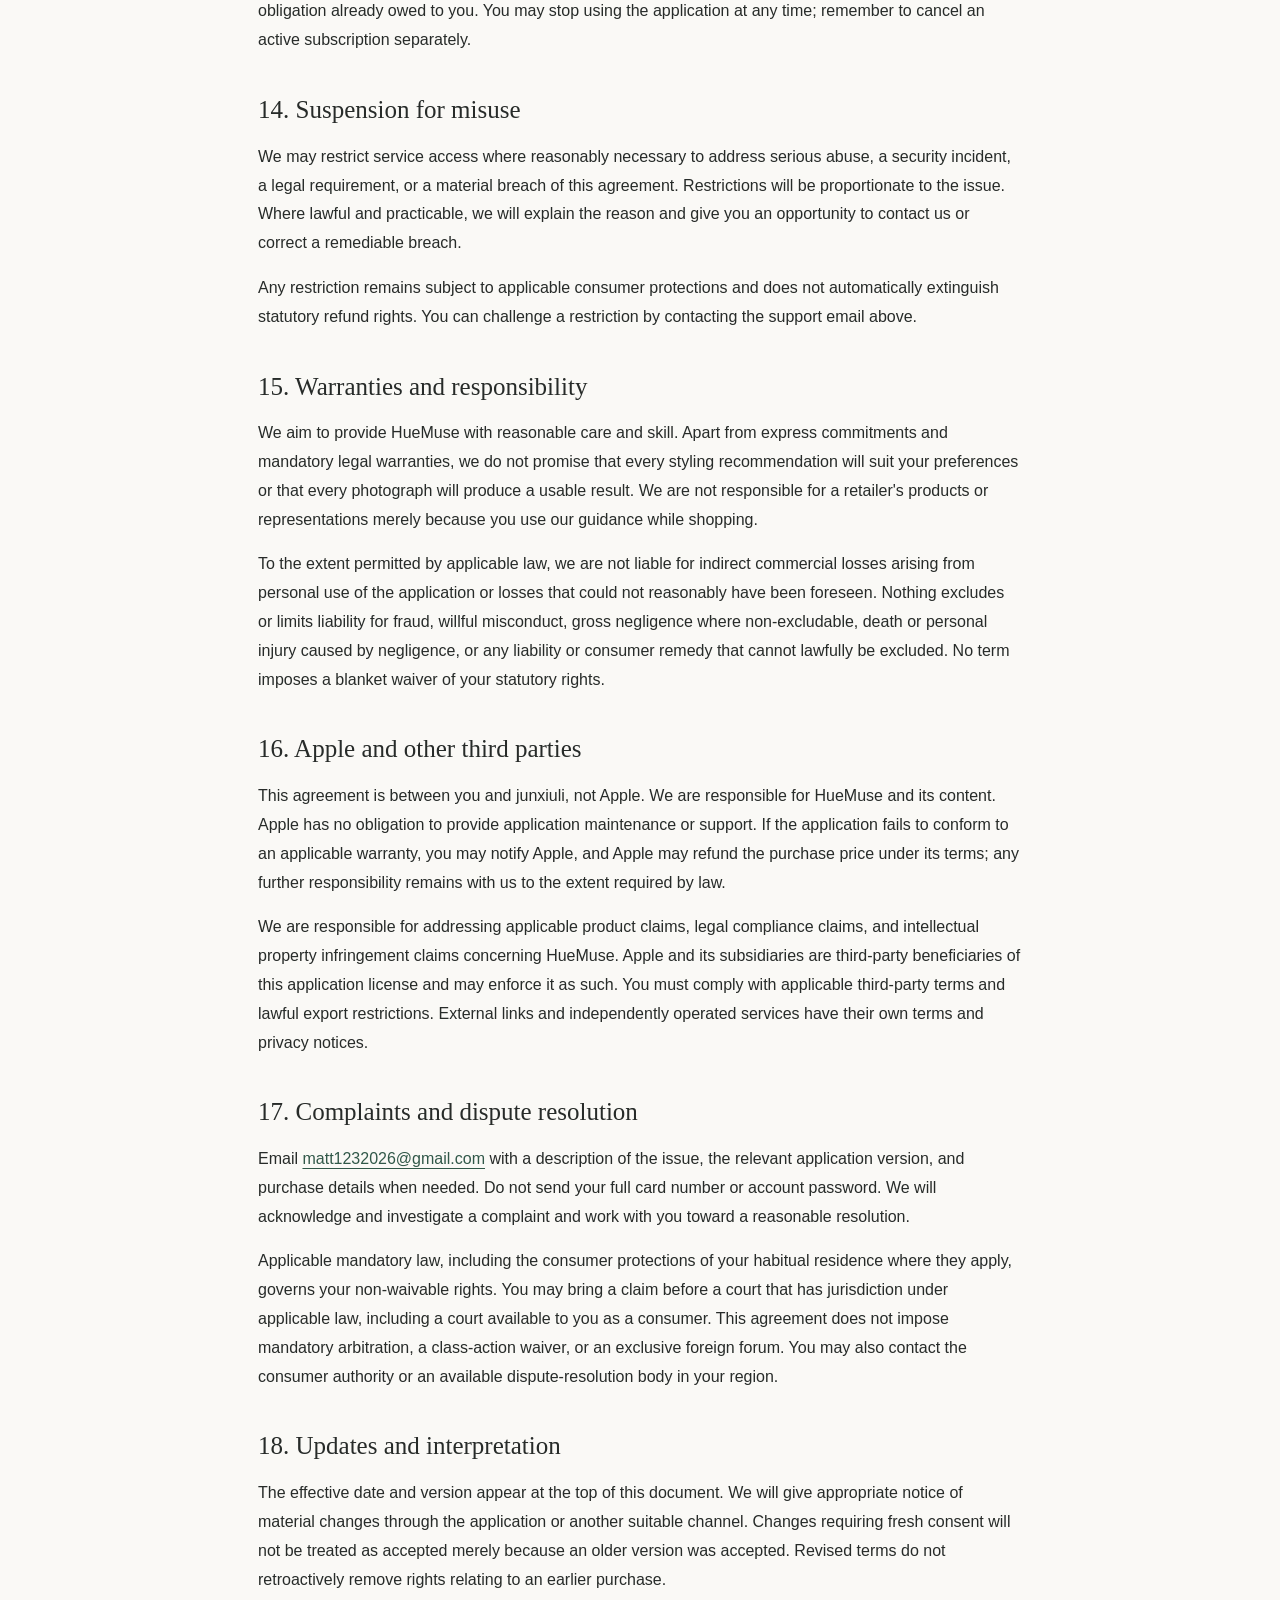
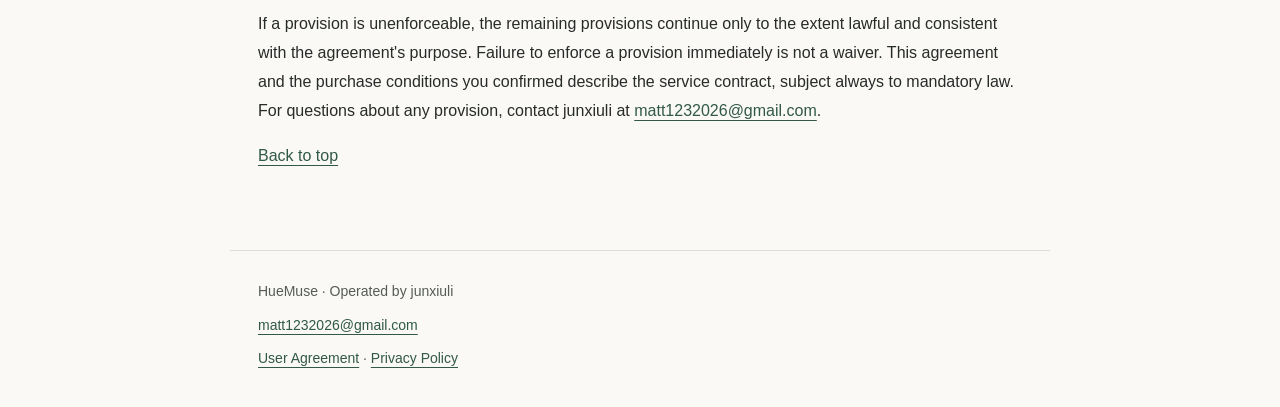
<file: terms/index.html>
<!doctype html><html lang="en"><head><meta charset="utf-8"><meta name="viewport" content="width=device-width,initial-scale=1"><meta name="description" content="HueMuse User Agreement. Operated by junxiuli. Effective October 3, 2026."><meta name="referrer" content="no-referrer"><title>User Agreement · HueMuse</title><link rel="canonical" href="https://lee271420-ship-it.github.io/huemuse-legal/terms/"><link rel="stylesheet" href="../style.css"></head><body><a class="skip" href="#document">Skip to document</a><header><div class="inner"><a class="brand" href="../">HueMuse</a><nav aria-label="Legal documents"><a href="../terms/" aria-current="page">User Agreement</a><a href="../privacy/" >Privacy Policy</a></nav></div></header><main id="document"><div class="eyebrow">HueMuse · Legal</div><h1>User Agreement</h1><p class="meta">Effective October 3, 2026 · Version 1.0<br>Operator: junxiuli · Contact: <a href="mailto:matt1232026@gmail.com">matt1232026@gmail.com</a></p><p class="summary">Please read these terms before using HueMuse. Purchases require a separate App Store confirmation. Your mandatory consumer rights remain protected.</p><section id="section-1" aria-labelledby="heading-1"><h2 id="heading-1">1. About this agreement</h2><p>This User Agreement governs your use of HueMuse, a personal color and clothing guidance application operated by junxiuli (&quot;we&quot;, &quot;us&quot;, or &quot;our&quot;). You can contact us at <a href="mailto:matt1232026@gmail.com">matt1232026@gmail.com</a> for support, complaints, subscription questions, or legal notices. &quot;You&quot; means the person using the application. The Privacy Policy explains how information is handled and is available separately from this agreement.</p><p>By choosing &quot;Agree and continue&quot;, you accept this agreement. A purchase requires a separate confirmation through the App Store. Accepting this agreement does not give consent to optional usage analytics, advertising, or any unrelated processing. If you do not accept these terms, do not continue using the application.</p></section><section id="section-2" aria-labelledby="heading-2"><h2 id="heading-2">2. Eligibility and personal use</h2><p>HueMuse is intended for users aged 16 or older. If you are below the age of legal majority where you live, a parent or guardian must authorize your use and any purchase when required by law. The application is not directed to children under 13. Do not provide another person&#x27;s photographs without appropriate permission.</p><p>No HueMuse account registration is required. You are responsible for access to your device and Apple Account, and for using parental purchase controls where appropriate. Availability, supported devices, languages, and features may vary by region and application version.</p></section><section id="section-3" aria-labelledby="heading-3"><h2 id="heading-3">3. What HueMuse provides</h2><p>HueMuse offers personal color profiles, color palettes, clothing color checks, saved results, and related styling tools. Certain features are available without payment; other features or usage allowances require an active subscription. The current application and purchase screen describe the applicable access limits. A demonstration or example palette does not represent an analysis of your own photo.</p><p>Analysis runs on your device. Results depend on lighting, camera settings, filters, makeup, display calibration, photo quality, and the area selected for analysis. A manually selected season reflects your selection. Recommendations are styling references, not medical advice, biometric identity verification, professional diagnosis, or a promise that an item will look a particular way. Check an item in suitable lighting before making a purchase.</p></section><section id="section-4" aria-labelledby="heading-4"><h2 id="heading-4">4. License to use the application</h2><p>Subject to this agreement, we grant you a limited, non-exclusive, non-transferable license to install and use HueMuse for your personal, non-commercial purposes on Apple devices that you own or control, subject to the App Store usage rules. Any applicable Family Sharing rights remain governed by the store and the product&#x27;s availability.</p><p>We retain rights in the application software, interface, original illustrations, written content, and branding, except for content owned by you or third parties. You may keep and use your personal results for your own styling purposes. This license does not transfer ownership of the application or permit resale of its software or materials.</p></section><section id="section-5" aria-labelledby="heading-5"><h2 id="heading-5">5. Your photos and content</h2><p>You retain ownership of photographs and other content you provide. You give HueMuse only the permission needed to process that content on your device, display your results, and save or export information when you request it. This agreement does not grant us a right to sell your photos, use your likeness in marketing, or upload your photos for model training.</p><p>Only use photos that you are entitled to use. You can remove the application&#x27;s saved copies through its data controls. Removing those copies does not remove the original images from your system photo library or copies you have exported, shared, or backed up elsewhere.</p></section><section id="section-6" aria-labelledby="heading-6"><h2 id="heading-6">6. Acceptable use</h2><p>Do not use HueMuse to violate another person&#x27;s privacy or intellectual property rights, distribute unlawful material, harass others, or misrepresent its results as a verified medical or professional assessment. Do not bypass purchase checks, exploit vulnerabilities, interfere with service infrastructure, distribute modified copies, or use automated requests to overload our systems.</p><p>Restrictions on reverse engineering apply only to the extent permitted by law. They do not remove rights you have under applicable interoperability, research, or other mandatory legal exceptions. If you discover a security issue, contact us with enough information to investigate it without disclosing other users&#x27; information.</p></section><section id="section-7" aria-labelledby="heading-7"><h2 id="heading-7">7. Subscriptions, prices, and billing</h2><p>Subscriptions are purchased through Apple&#x27;s App Store and managed with RevenueCat. Before you confirm a purchase, the purchase screen and Apple confirmation show the product, billing period, price, currency, applicable taxes, and renewal conditions. Those confirmed transaction details govern the purchase. We do not receive your full payment card number.</p><p>Payment is charged to your Apple Account after confirmation. An automatically renewing subscription renews unless you cancel according to the store&#x27;s displayed deadline, normally at least 24 hours before the current period ends. The renewal charge may be processed during the 24 hours before the period ends. Changes to prices or purchase conditions are subject to Apple&#x27;s notice and consent process and applicable law. No fixed price or free trial is promised by this agreement.</p></section><section id="section-8" aria-labelledby="heading-8"><h2 id="heading-8">8. Trials and promotional offers</h2><p>A trial or introductory offer applies only when explicitly shown for your eligible Apple Account before purchase. If an offer converts to a paid subscription, the confirmation must show when payment begins and the recurring price. Cancel before the stated deadline if you do not want the paid subscription to begin. Offer eligibility, duration, and availability are governed by the displayed purchase conditions.</p><p>Do not assume that deleting the application or choosing not to use a feature cancels an offer or subscription. Check your Apple subscription settings to confirm the cancellation status.</p></section><section id="section-9" aria-labelledby="heading-9"><h2 id="heading-9">9. Managing, canceling, and restoring purchases</h2><p>Manage or cancel a subscription in your device Settings under your Apple Account&#x27;s Subscriptions, or use the application&#x27;s subscription management action where available. Cancellation ordinarily stops the next renewal while access continues through the period already paid for, unless the store or applicable law provides otherwise. Deleting local data, reinstalling the application, or removing photos does not cancel billing.</p><p>Use Restore purchases with the Apple Account used for the original purchase if an entitlement is missing after reinstalling or changing devices. Restoration depends on a valid store purchase and product eligibility; it does not recreate photographs or results removed from local storage. Contact us if access remains unavailable after restoration.</p></section><section id="section-10" aria-labelledby="heading-10"><h2 id="heading-10">10. Refunds and mandatory consumer rights</h2><p>Apple handles App Store payment processing and its refund request process. You may request a refund through reportaproblem.apple.com. Contact us for assistance with missing access, a defective feature, or a complaint. The store&#x27;s administrative process does not eliminate any claim or remedy you have against us under mandatory consumer law.</p><p>If you are a consumer in the European Economic Area or United Kingdom, applicable distance-contract rules may give you a 14-day withdrawal period and rights to remedies for digital content or services that do not conform to the contract. Any loss of a withdrawal right for immediate digital supply requires the conditions imposed by the relevant law, including any required express consent and acknowledgment. Merely accepting this agreement does not waive your withdrawal right.</p><p>To exercise an applicable withdrawal right, email us an unambiguous statement identifying the purchase, purchase date, and your request to withdraw. You may use: &quot;I withdraw from my contract for [product], purchased on [date]. My name and contact email are [details].&quot; No special wording is required. We will explain the appropriate store process and coordinate any remedy required of us. Statutory repair, conformity, price-reduction, refund, and other non-waivable rights remain available.</p></section><section id="section-11" aria-labelledby="heading-11"><h2 id="heading-11">11. Privacy and optional analytics</h2><p>Read the Privacy Policy before using HueMuse. Camera and photo access are controlled by iOS permissions. Optional usage sharing is controlled separately and is disabled by default. Essential subscription checks may operate independently of optional analytics to deliver or restore paid access.</p><p>Consent to this agreement is not a blanket permission to collect data. You may withdraw optional analytics consent in the privacy controls without losing the right to use purchased features. The Privacy Policy describes local deletion, server activity deletion, and information retained for subscription administration or security.</p></section><section id="section-12" aria-labelledby="heading-12"><h2 id="heading-12">12. Device storage, exports, and connectivity</h2><p>Personal profiles, photos saved by HueMuse, palettes, and scan history are stored locally. Device loss, uninstalling the application, storage failures, or deletion may remove these items. Your operating system or backup settings may preserve copies separately. Keep any exports or backups you want to retain using available system tools.</p><p>Some features, purchase checks, restoration, or optional usage reporting require an internet connection. You are responsible for your device&#x27;s connectivity and ordinary carrier charges. We do not guarantee uninterrupted access where connectivity, the App Store, or another service provider is unavailable.</p></section><section id="section-13" aria-labelledby="heading-13"><h2 id="heading-13">13. Changes, maintenance, and discontinuation</h2><p>We may update HueMuse to fix errors, improve security, or change features. Where applicable consumer law requires updates or continued conformity, those obligations remain in effect. A change that materially affects a paid service will be handled with the notice, valid reason, cancellation rights, and remedies required by applicable law.</p><p>If we discontinue a paid feature or the service, we will provide reasonable notice where practicable and any remedy required for an unused paid period. We will not use a general service-change clause to avoid an obligation already owed to you. You may stop using the application at any time; remember to cancel an active subscription separately.</p></section><section id="section-14" aria-labelledby="heading-14"><h2 id="heading-14">14. Suspension for misuse</h2><p>We may restrict service access where reasonably necessary to address serious abuse, a security incident, a legal requirement, or a material breach of this agreement. Restrictions will be proportionate to the issue. Where lawful and practicable, we will explain the reason and give you an opportunity to contact us or correct a remediable breach.</p><p>Any restriction remains subject to applicable consumer protections and does not automatically extinguish statutory refund rights. You can challenge a restriction by contacting the support email above.</p></section><section id="section-15" aria-labelledby="heading-15"><h2 id="heading-15">15. Warranties and responsibility</h2><p>We aim to provide HueMuse with reasonable care and skill. Apart from express commitments and mandatory legal warranties, we do not promise that every styling recommendation will suit your preferences or that every photograph will produce a usable result. We are not responsible for a retailer&#x27;s products or representations merely because you use our guidance while shopping.</p><p>To the extent permitted by applicable law, we are not liable for indirect commercial losses arising from personal use of the application or losses that could not reasonably have been foreseen. Nothing excludes or limits liability for fraud, willful misconduct, gross negligence where non-excludable, death or personal injury caused by negligence, or any liability or consumer remedy that cannot lawfully be excluded. No term imposes a blanket waiver of your statutory rights.</p></section><section id="section-16" aria-labelledby="heading-16"><h2 id="heading-16">16. Apple and other third parties</h2><p>This agreement is between you and junxiuli, not Apple. We are responsible for HueMuse and its content. Apple has no obligation to provide application maintenance or support. If the application fails to conform to an applicable warranty, you may notify Apple, and Apple may refund the purchase price under its terms; any further responsibility remains with us to the extent required by law.</p><p>We are responsible for addressing applicable product claims, legal compliance claims, and intellectual property infringement claims concerning HueMuse. Apple and its subsidiaries are third-party beneficiaries of this application license and may enforce it as such. You must comply with applicable third-party terms and lawful export restrictions. External links and independently operated services have their own terms and privacy notices.</p></section><section id="section-17" aria-labelledby="heading-17"><h2 id="heading-17">17. Complaints and dispute resolution</h2><p>Email <a href="mailto:matt1232026@gmail.com">matt1232026@gmail.com</a> with a description of the issue, the relevant application version, and purchase details when needed. Do not send your full card number or account password. We will acknowledge and investigate a complaint and work with you toward a reasonable resolution.</p><p>Applicable mandatory law, including the consumer protections of your habitual residence where they apply, governs your non-waivable rights. You may bring a claim before a court that has jurisdiction under applicable law, including a court available to you as a consumer. This agreement does not impose mandatory arbitration, a class-action waiver, or an exclusive foreign forum. You may also contact the consumer authority or an available dispute-resolution body in your region.</p></section><section id="section-18" aria-labelledby="heading-18"><h2 id="heading-18">18. Updates and interpretation</h2><p>The effective date and version appear at the top of this document. We will give appropriate notice of material changes through the application or another suitable channel. Changes requiring fresh consent will not be treated as accepted merely because an older version was accepted. Revised terms do not retroactively remove rights relating to an earlier purchase.</p><p>If a provision is unenforceable, the remaining provisions continue only to the extent lawful and consistent with the agreement&#x27;s purpose. Failure to enforce a provision immediately is not a waiver. This agreement and the purchase conditions you confirmed describe the service contract, subject always to mandatory law. For questions about any provision, contact junxiuli at <a href="mailto:matt1232026@gmail.com">matt1232026@gmail.com</a>.</p></section><p><a href="#document">Back to top</a></p></main><footer><p>HueMuse · Operated by junxiuli</p><p><a href="mailto:matt1232026@gmail.com">matt1232026@gmail.com</a></p><p><a href="../terms/">User Agreement</a> · <a href="../privacy/">Privacy Policy</a></p></footer></body></html>
</file>
<file: home.css>
@font-face{font-family:HueMuseBodoni;font-style:normal;font-weight:400;font-display:swap;src:url("assets/bodoni-normal.ttf") format("truetype")}
@font-face{font-family:HueMuseBodoni;font-style:italic;font-weight:400;font-display:swap;src:url("assets/bodoni-italic.ttf") format("truetype")}

:root{--paper:#f8f7f4;--surface:#eeebe4;--ink:#18212b;--muted:#606974;--line:#d9dbd6;--warm:#f2eee7;--blue:#778fff;--serif:"HueMuseBodoni","Bodoni 72","Bodoni Moda","Didot","Times New Roman",serif}
*{box-sizing:border-box}html{scroll-behavior:smooth;scroll-padding-top:104px;color-scheme:light}body{margin:0;background:var(--paper);color:var(--ink);font-family:-apple-system,BlinkMacSystemFont,"Segoe UI",sans-serif;font-size:16px;line-height:1.65;-webkit-font-smoothing:antialiased}button,a{-webkit-tap-highlight-color:transparent}button{font:inherit}a{color:inherit;text-decoration:none}button,a{touch-action:manipulation}a:focus-visible,button:focus-visible,summary:focus-visible{outline:3px solid #5c74cf;outline-offset:6px}img{max-width:100%;display:block;height:auto}p{margin:0}h1,h2,h3{margin:0;font-weight:400}h1,h2{font-family:var(--serif);letter-spacing:-.045em;line-height:1.05}em{font-weight:400}h1{font-size:86px}h2{font-size:60px}h3{font-size:23px;line-height:1.35;letter-spacing:-.025em}.wrap{width:min(1240px,calc(100% - 112px));margin-inline:auto}.section{padding-block:112px}.eyebrow{font-size:12px;letter-spacing:.18em;text-transform:uppercase;font-weight:500;line-height:1.5;margin-bottom:24px;color:var(--muted)}.button{display:inline-flex;align-items:center;justify-content:center;min-height:54px;border-radius:99px;padding:14px 26px;font-size:14px;font-weight:500;white-space:nowrap;transition:background .2s,transform .2s}.button:hover{transform:translateY(-2px)}.button-dark{background:var(--ink);color:#fff}.button-dark:hover{background:#35404c}.button-light{background:var(--paper);color:var(--ink)}.button-light:hover{background:#ddd9d0}.text-link{display:inline-block;min-height:44px;padding-block:10px;font-size:14px;border-bottom:1px solid var(--ink);line-height:1.5}.text-link:hover{color:#476053;border-color:#476053}.skip-link{position:absolute;top:-100px;left:20px;z-index:100;background:#fff;padding:14px}.skip-link:focus{top:12px}.site-header{background:rgba(248,247,244,.96);border-bottom:1px solid #e3e3df;position:sticky;top:0;z-index:20}.header-inner{height:96px;display:flex;justify-content:space-between;align-items:center;gap:30px}.brand{display:inline-flex;gap:12px;align-items:center;flex-shrink:0}.brand img{border-radius:10px;width:44px;height:44px}.brand span{font-family:var(--serif);font-size:31px;letter-spacing:-.05em;line-height:1}.site-header nav{display:flex;gap:32px;align-items:center}.site-header nav a{font-size:14px;min-height:44px;display:inline-flex;align-items:center}.site-header nav a:hover{color:#526657}.site-header nav .nav-cta{border:1px solid var(--line);border-radius:99px;padding:11px 20px;margin-left:6px}.menu-toggle{display:none}.hero{padding-top:44px;padding-bottom:58px;display:grid;grid-template-columns:1.05fr 1fr;gap:64px;align-items:center}.hero-copy{padding-block:42px}.hero .eyebrow{display:flex;gap:12px;align-items:center;margin-bottom:30px}.small-line{height:1px;width:25px;background:var(--muted)}.hero h1 em{color:#6b7363}.hero-intro{color:var(--muted);font-size:18px;line-height:1.8;margin-top:30px}.hero-actions{margin-top:34px;display:flex;gap:28px;align-items:center}.hero-note{display:flex;gap:18px;align-items:center;margin-top:50px;font-size:13px;line-height:1.6}.hero-note span:not(.note-rule){color:var(--muted)}.note-rule{height:37px;width:1px;background:var(--line)}.hero-visual{position:relative;margin-bottom:22px}.hero-photo{height:630px;width:100%;object-fit:cover;object-position:100% center;border-radius:4px}.hero-palette{position:absolute;bottom:26px;left:-40px;width:310px;background:#fffefa;padding:20px 23px 16px;border:1px solid rgba(24,33,43,.07);box-shadow:0 8px 30px #302c2110;border-radius:4px}.palette-card-heading{display:flex;justify-content:space-between;align-items:center;gap:12px;font-family:var(--serif);font-size:20px;letter-spacing:-.02em}.palette-card-small{font-family:-apple-system,BlinkMacSystemFont,"Segoe UI",sans-serif;font-size:11px;letter-spacing:0;color:var(--muted)}.hero-swatches{display:flex;gap:7px;margin:16px 0 12px}.hero-swatches i{display:block;flex:1;height:36px;background:var(--swatch);border-radius:5px}.hero-palette p{font-size:12px;color:var(--muted)}.visual-caption{position:absolute;right:0;bottom:-30px;font-size:10px;letter-spacing:.16em;color:var(--muted)}.principles{border-top:1px solid var(--line);border-bottom:1px solid var(--line);display:flex;align-items:center;justify-content:space-around;gap:20px;padding-block:23px;font-size:13px;letter-spacing:.02em}.principles span{width:1px;height:14px;background:var(--line)}.section-heading{max-width:700px;margin-bottom:62px}.section-heading>p:last-child{max-width:470px;margin-top:25px;color:var(--muted);font-size:17px}.experience-grid{display:grid;grid-template-columns:.85fr 1.15fr;gap:74px;align-items:center}.feature-list{border-top:1px solid var(--line)}.feature{display:flex;gap:24px;padding-block:25px;border-bottom:1px solid var(--line)}.feature-number{font-family:var(--serif);color:#8a897f;font-size:22px;line-height:1.4}.feature h3{font-size:21px;margin-bottom:10px}.feature p{color:var(--muted);font-size:15px;line-height:1.8}.wardrobe-figure{margin:0}.wardrobe-figure img{width:100%;height:auto;aspect-ratio:1.5;object-fit:contain;border-radius:4px}.wardrobe-figure figcaption{font-size:12px;color:var(--muted);display:flex;justify-content:space-between;gap:20px;margin-top:16px}.wardrobe-figure figcaption span:last-child{font-size:10px;letter-spacing:.12em;white-space:nowrap}.palette-section{background:var(--warm);border-block:1px solid #e9e5dd}.palette-layout{display:grid;grid-template-columns:1fr 1.1fr;gap:104px;align-items:center}.phone-stage{padding:15px;display:flex;flex-direction:column;align-items:center;position:relative}.phone-frame{width:292px;border:7px solid #25282b;border-radius:46px;overflow:hidden;box-shadow:14px 28px 48px #302c211b;background:var(--paper)}.phone-frame img{width:100%;height:auto}.phone-caption{margin-top:25px;font-size:12px;color:var(--muted)}.palette-copy>p:not(.eyebrow){color:var(--muted);max-width:450px;margin-top:26px;font-size:17px}.palette-copy>.text-link{margin-top:24px}.palette-explorer{border-top:1px solid #d8d4ca;margin-top:38px;padding-top:23px}.explorer-top{display:flex;justify-content:space-between;align-items:center;font-size:12px;color:var(--muted);gap:15px}.palette-mode{text-transform:uppercase;font-size:10px;letter-spacing:.1em}.palette-tabs{display:flex;gap:8px;margin-top:19px}.palette-tabs button{border:1px solid #c8c9c2;border-radius:99px;min-height:44px;cursor:pointer;font-size:13px;padding:9px 18px;background:transparent;color:var(--ink)}.palette-tabs button[aria-pressed="true"]{background:var(--ink);color:#fff;border-color:var(--ink)}.sample-swatches{display:grid;grid-template-columns:repeat(6,1fr);gap:12px;margin-top:22px}.sample-color{min-width:0;text-align:center}.sample-color .chip{height:57px;border-radius:9px;background:var(--swatch);border:1px solid #00000007}.sample-color span{font-size:11px;color:var(--muted);display:block;margin-top:8px;line-height:1.4}.sample-note{color:var(--muted);font-size:12px;margin-top:19px}.how-heading{margin-bottom:58px}.steps{display:grid;grid-template-columns:repeat(3,1fr);gap:46px}.steps article{border-top:1px solid var(--line);padding-top:21px}.step-number{font-size:11px;letter-spacing:.12em;color:var(--muted)}.steps h3{margin:26px 0 14px}.steps p{font-size:15px;color:var(--muted);line-height:1.8}.guidance-note{margin-top:40px;color:var(--muted);font-size:12px}.privacy-section{background:var(--ink);color:var(--paper)}.privacy-inner{display:grid;grid-template-columns:1fr 1fr;gap:100px;padding-block:90px;align-items:center}.privacy-section .eyebrow{color:#c1c6c9}.privacy-section h2{font-size:62px}.privacy-section h2 em{color:#d1d3c2}.privacy-section .button{margin-top:32px}.privacy-facts article{padding-block:23px;border-bottom:1px solid #ffffff20}.privacy-facts article:first-child{padding-top:0}.privacy-facts article:last-child{padding-bottom:0;border:0}.privacy-facts h3{font-size:18px}.privacy-facts p{font-size:14px;line-height:1.85;color:#c9cdd0;margin-top:10px}.faq-section{display:grid;grid-template-columns:1fr 1fr;gap:80px}.faq-heading h2{font-size:49px}.faq-heading>p:last-child{font-size:15px;margin-top:25px;color:var(--muted)}.faq-list{border-top:1px solid var(--line)}details{border-bottom:1px solid var(--line)}summary{list-style:none;cursor:pointer;display:flex;justify-content:space-between;gap:28px;align-items:center;padding:23px 0;font-size:16px;line-height:1.5}summary::-webkit-details-marker{display:none}.plus{width:16px;height:16px;position:relative;flex:0 0 16px}.plus:before,.plus:after{content:"";position:absolute;background:var(--ink);left:0;top:7px;width:16px;height:1px}.plus:after{transform:rotate(90deg)}details[open] .plus:after{display:none}details p{color:var(--muted);font-size:14px;padding-bottom:23px;line-height:1.85}details p a{text-decoration:underline;text-underline-offset:4px}.contact-section{background:#efeee9;border-block:1px solid #e1e2dc}.contact-inner{display:grid;grid-template-columns:1fr 1fr;gap:100px;align-items:center;padding-block:88px}.contact-inner h2{font-size:80px}.contact-inner>div>p:last-child:not(.contact-note){margin-top:24px;font-size:17px;color:var(--muted)}.contact-card{padding-left:12px}.contact-label{font-size:11px;letter-spacing:.15em;color:var(--muted)}.contact-email{font-family:var(--serif);font-size:33px;line-height:1.5;letter-spacing:-.035em;display:block;margin:8px 0 24px;overflow-wrap:anywhere}.contact-email:hover{text-decoration:underline;text-underline-offset:5px}.contact-note{max-width:390px;margin-top:22px;color:var(--muted);font-size:12px;line-height:1.85}.site-footer{padding-top:44px}.footer-top{display:flex;align-items:center;justify-content:space-between;gap:40px;padding-bottom:35px;border-bottom:1px solid var(--line)}.footer-brand img{width:46px;height:46px}.footer-top>div>p{font-size:13px;color:var(--muted);margin:14px 0 0 2px}.footer-top nav{display:grid;grid-template-columns:repeat(2,auto);gap:8px 38px}.footer-top nav a{font-size:13px;display:flex;align-items:center;min-height:44px}.footer-top nav a:hover{text-decoration:underline;text-underline-offset:5px}.footer-bottom{padding-block:24px 32px;display:flex;justify-content:space-between;gap:24px;font-size:11px;color:var(--muted)}
@media(min-width:1550px){.hero{gap:100px}.hero-photo{height:670px}}
@media(max-width:1100px){.wrap{width:calc(100% - 72px)}h1{font-size:68px}h2{font-size:52px}.hero{gap:34px}.hero-photo{height:565px}.hero-palette{left:-15px;width:278px}.hero-actions{gap:20px}.site-header nav{gap:20px}.experience-grid{gap:42px}.palette-layout{gap:58px}.privacy-inner,.contact-inner{gap:60px}.contact-email{font-size:29px}.faq-section{gap:48px}.faq-heading h2{font-size:42px}}
@media(max-width:850px){.wrap{width:calc(100% - 48px)}.header-inner{height:80px}.site-header nav .nav-cta{display:none}.hero{gap:24px}.hero h1{font-size:58px}.hero-intro{font-size:16px}.hero-photo{height:530px}.hero-palette{width:245px;padding:17px;left:-10px}.palette-card-heading{font-size:18px}.palette-card-small{font-size:10px}.hero-actions{align-items:flex-start;flex-direction:column;gap:9px}.hero-note{margin-top:32px}.section{padding-block:80px}.experience-grid{grid-template-columns:1fr;gap:42px}.feature-list{display:grid;grid-template-columns:repeat(3,1fr);gap:22px;border:0}.feature{flex-direction:column;gap:14px;border-top:1px solid var(--line);border-bottom:0;padding-block:20px 0}.feature h3{font-size:20px}.feature p{font-size:14px}.wardrobe-figure img{aspect-ratio:1.5}.palette-layout{gap:36px;grid-template-columns:.85fr 1.15fr}.phone-frame{width:245px;border-width:6px;border-radius:38px}.palette-copy h2{font-size:42px}.palette-copy>p:not(.eyebrow){font-size:15px}.sample-swatches{gap:8px}.sample-color .chip{height:43px}.sample-color span{font-size:10px}.explorer-top{font-size:11px}.palette-mode{display:none}.steps{gap:25px}.steps h3{font-size:21px}.privacy-inner{gap:45px}.privacy-section h2{font-size:51px}.faq-section{grid-template-columns:1fr;gap:35px}.faq-heading h2{font-size:52px}.faq-heading>p:last-child{display:none}.contact-inner{gap:35px}.contact-inner h2{font-size:68px}.contact-email{font-size:26px}.footer-top nav{gap:8px 26px}}
@media(max-width:640px){html{scroll-padding-top:90px}.wrap{width:calc(100% - 40px)}.header-inner{height:76px;gap:16px}.brand{gap:8px}.brand span{font-size:28px}.brand img{width:40px;height:40px}.menu-toggle{display:flex;gap:12px;align-items:center;border:0;background:transparent;padding:12px 0 12px 14px;font-size:13px;cursor:pointer;min-height:44px;color:var(--ink)}.menu-lines{width:20px;height:12px;border-block:1px solid var(--ink)}.site-header nav{display:none;position:absolute;top:76px;left:0;right:0;padding:18px 24px 24px;background:var(--paper);border-bottom:1px solid var(--line);flex-direction:column;align-items:stretch;gap:5px}.site-header nav.is-open{display:flex}.site-header nav .nav-cta{display:inline-flex;margin:10px 0 0;justify-content:center}.hero{grid-template-columns:1fr;gap:34px;padding-top:22px;padding-bottom:44px}.hero-copy{padding-block:18px 0}.hero .eyebrow{font-size:11px;margin-bottom:23px}.hero h1{font-size:67px;line-height:1}.hero-intro{margin-top:26px;font-size:16px;line-height:1.75}.hero-actions{flex-direction:row;align-items:center;gap:24px;margin-top:27px}.button{min-height:52px;padding:13px 23px}.hero-note{margin-top:26px;font-size:12px}.hero-visual{margin-bottom:18px;padding-left:18px}.hero-photo{height:440px;object-position:100% center}.hero-palette{left:0;bottom:22px;width:264px;padding:18px 19px}.hero-swatches i{height:32px}.visual-caption{font-size:9px;bottom:-24px}.principles{flex-wrap:wrap;gap:9px 18px;justify-content:center;padding-block:18px;font-size:11px;letter-spacing:0}.principles span{height:11px}.principles span:last-of-type{display:none}.principles p:last-child{flex-basis:100%;text-align:center}.section{padding-block:66px}.eyebrow{margin-bottom:20px;font-size:11px}h2{font-size:45px;line-height:1.08}.section-heading{margin-bottom:35px}.section-heading>p:last-child{font-size:16px;margin-top:21px}.feature-list{display:block;border-top:1px solid var(--line)}.feature{flex-direction:row;gap:22px;padding-block:22px;border-top:0;border-bottom:1px solid var(--line)}.feature h3{font-size:21px}.feature p{font-size:15px}.experience-grid{gap:32px}.wardrobe-figure img{aspect-ratio:1.5}.wardrobe-figure figcaption{font-size:11px;line-height:1.6}.wardrobe-figure figcaption span:last-child{display:none}.palette-layout{display:flex;flex-direction:column-reverse;gap:38px}.palette-copy h2{font-size:45px}.palette-copy>p:not(.eyebrow){font-size:16px;margin-top:23px}.palette-explorer{margin-top:30px;padding-top:21px}.explorer-top{font-size:12px}.sample-swatches{gap:8px}.sample-color .chip{height:49px}.sample-color span{font-size:10px}.sample-note{font-size:11px}.phone-stage{padding:0}.phone-frame{width:250px;border-radius:38px;box-shadow:12px 22px 32px #302c211b}.phone-caption{font-size:11px;margin-top:21px}.how-heading{margin-bottom:34px}.steps{grid-template-columns:1fr;gap:28px}.steps article{padding-top:18px}.steps h3{margin:18px 0 11px;font-size:23px}.steps p{font-size:15px}.guidance-note{margin-top:28px;font-size:11px}.privacy-inner{grid-template-columns:1fr;gap:44px;padding-block:65px}.privacy-section h2{font-size:51px}.privacy-section .button{margin-top:26px}.privacy-facts article{padding-block:22px}.privacy-facts h3{font-size:19px}.privacy-facts p{font-size:15px}.faq-section{gap:35px}.faq-heading h2{font-size:43px}summary{font-size:15px;gap:20px;padding-block:22px}details p{font-size:14px}.contact-inner{grid-template-columns:1fr;gap:35px;padding-block:64px}.contact-inner h2{font-size:67px}.contact-inner>div>p:last-child:not(.contact-note){font-size:16px;margin-top:20px}.contact-card{padding:30px 0 0;border-top:1px solid var(--line)}.contact-email{font-size:31px;line-height:1.5;margin:12px 0 24px}.contact-note{font-size:12px}.footer-top{align-items:flex-start;flex-direction:column;gap:28px;padding-bottom:29px}.footer-top nav{grid-template-columns:1fr 1fr;width:100%;gap:2px 22px}.footer-top nav a{font-size:13px}.footer-bottom{flex-direction:column;gap:7px;padding-block:24px 30px;font-size:11px}.footer-top>div>p{font-size:12px}}
@media(max-width:360px){.hero h1{font-size:59px}.hero-actions{gap:17px}.hero-actions .button{padding-inline:20px}.contact-email{font-size:27px}.sample-color span{font-size:9px}}
@media(prefers-reduced-motion:reduce){html{scroll-behavior:auto}*,*:before,*:after{transition:none!important}.button:hover{transform:none}}
</file>
<file: style.css>
*{box-sizing:border-box}html{color-scheme:light}body{margin:0;background:#faf9f6;color:#272b29;font-family:-apple-system,BlinkMacSystemFont,"Segoe UI",sans-serif;font-size:16px;line-height:1.8}a{color:#315849;text-underline-offset:4px;overflow-wrap:anywhere}a:hover{color:#162e25}a:focus-visible,button:focus-visible{outline:3px solid #315849;outline-offset:4px}.skip{position:absolute;left:20px;top:-100px;background:white;padding:12px}.skip:focus{top:12px}header{border-bottom:1px solid #deded6;background:#fff}header .inner{max-width:1000px;margin:auto;padding:20px 28px;display:flex;gap:20px;align-items:center;justify-content:space-between}.brand{font-family:Georgia,serif;font-size:26px;color:#272b29;text-decoration:none}nav{display:flex;flex-wrap:wrap;gap:12px 24px}nav a{min-height:44px;display:flex;align-items:center;font-size:14px}main{max-width:820px;margin:auto;padding:56px 28px 64px}.eyebrow{font-size:12px;letter-spacing:2px;color:#536257;text-transform:uppercase}h1{font-family:Georgia,serif;font-weight:400;font-size:clamp(36px,7vw,56px);line-height:1.15;margin:12px 0 20px;overflow-wrap:break-word}.meta{font-size:14px;color:#555c57;margin-bottom:32px}.summary{border-left:3px solid #315849;background:#f0f2ed;padding:18px 22px;margin:30px 0}.toc{border-top:1px solid #dcded7;border-bottom:1px solid #dcded7;padding:24px 0;margin:32px 0}.toc h2{margin:0 0 12px;font-family:inherit;font-size:16px}.toc ol{columns:2;column-gap:40px;margin:0;padding-left:24px}.toc li{break-inside:avoid;margin-bottom:6px;font-size:14px}.toc a{display:inline-block;padding:5px 0}section{margin-top:38px;scroll-margin-top:24px}h2{font-family:Georgia,serif;font-size:25px;line-height:1.35;font-weight:400;margin:0 0 16px}p{margin:0 0 16px;overflow-wrap:break-word}footer{max-width:820px;margin:auto;border-top:1px solid #dcded7;padding:28px;font-size:14px;color:#555c57}footer p{margin:0 0 8px}button{font:inherit;border:1px solid #315849;background:transparent;color:#315849;padding:10px 16px;cursor:pointer;min-height:44px}@media(max-width:560px){header .inner{align-items:flex-start;flex-direction:column;padding:16px 22px;gap:4px}nav{gap:20px}main{padding:36px 22px 48px}.toc ol{columns:1}h2{font-size:23px}.summary{padding:16px}footer{padding:24px 22px}}@media print{body{background:white;font-size:11pt}header,nav,.toc,.print,.skip{display:none}main{max-width:none;padding:0}h1{font-size:30pt}h2{font-size:17pt;break-after:avoid}section{margin-top:22px}footer{padding:16px 0}a{color:inherit}}
</file>
